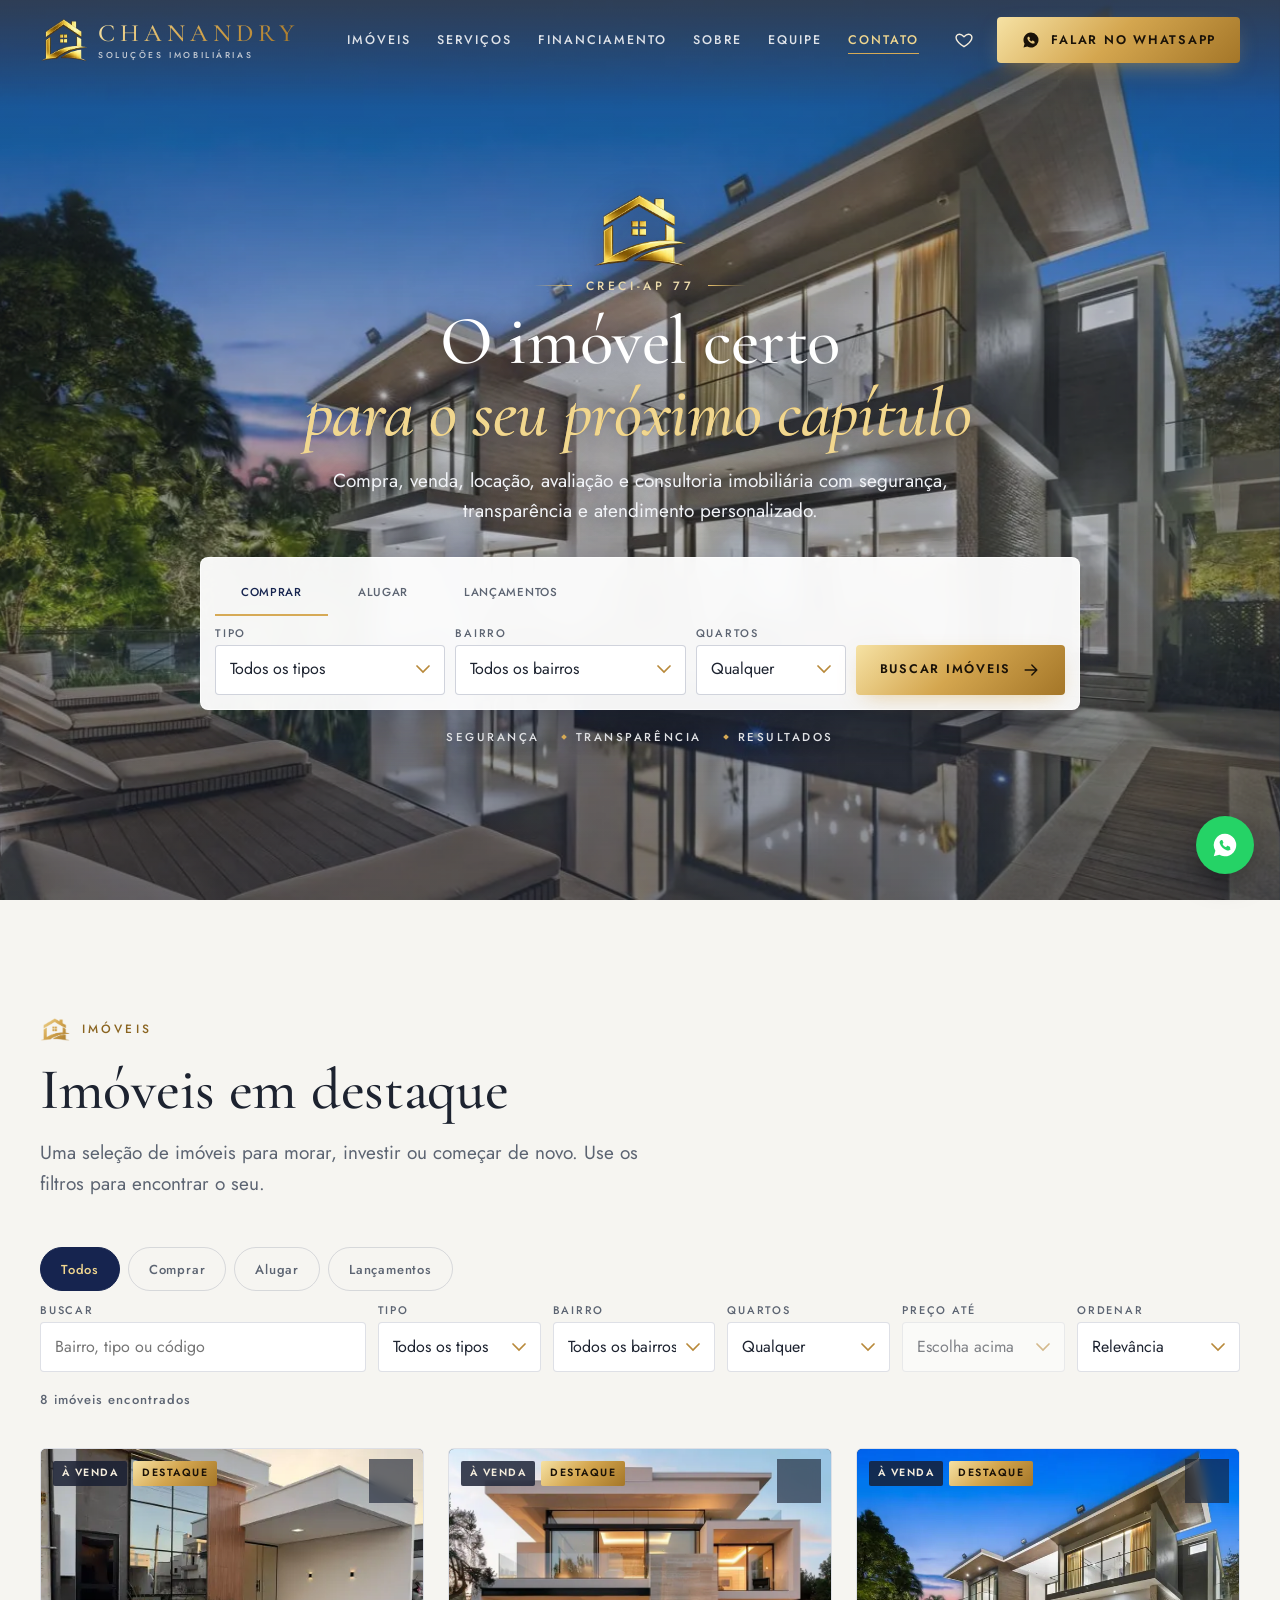
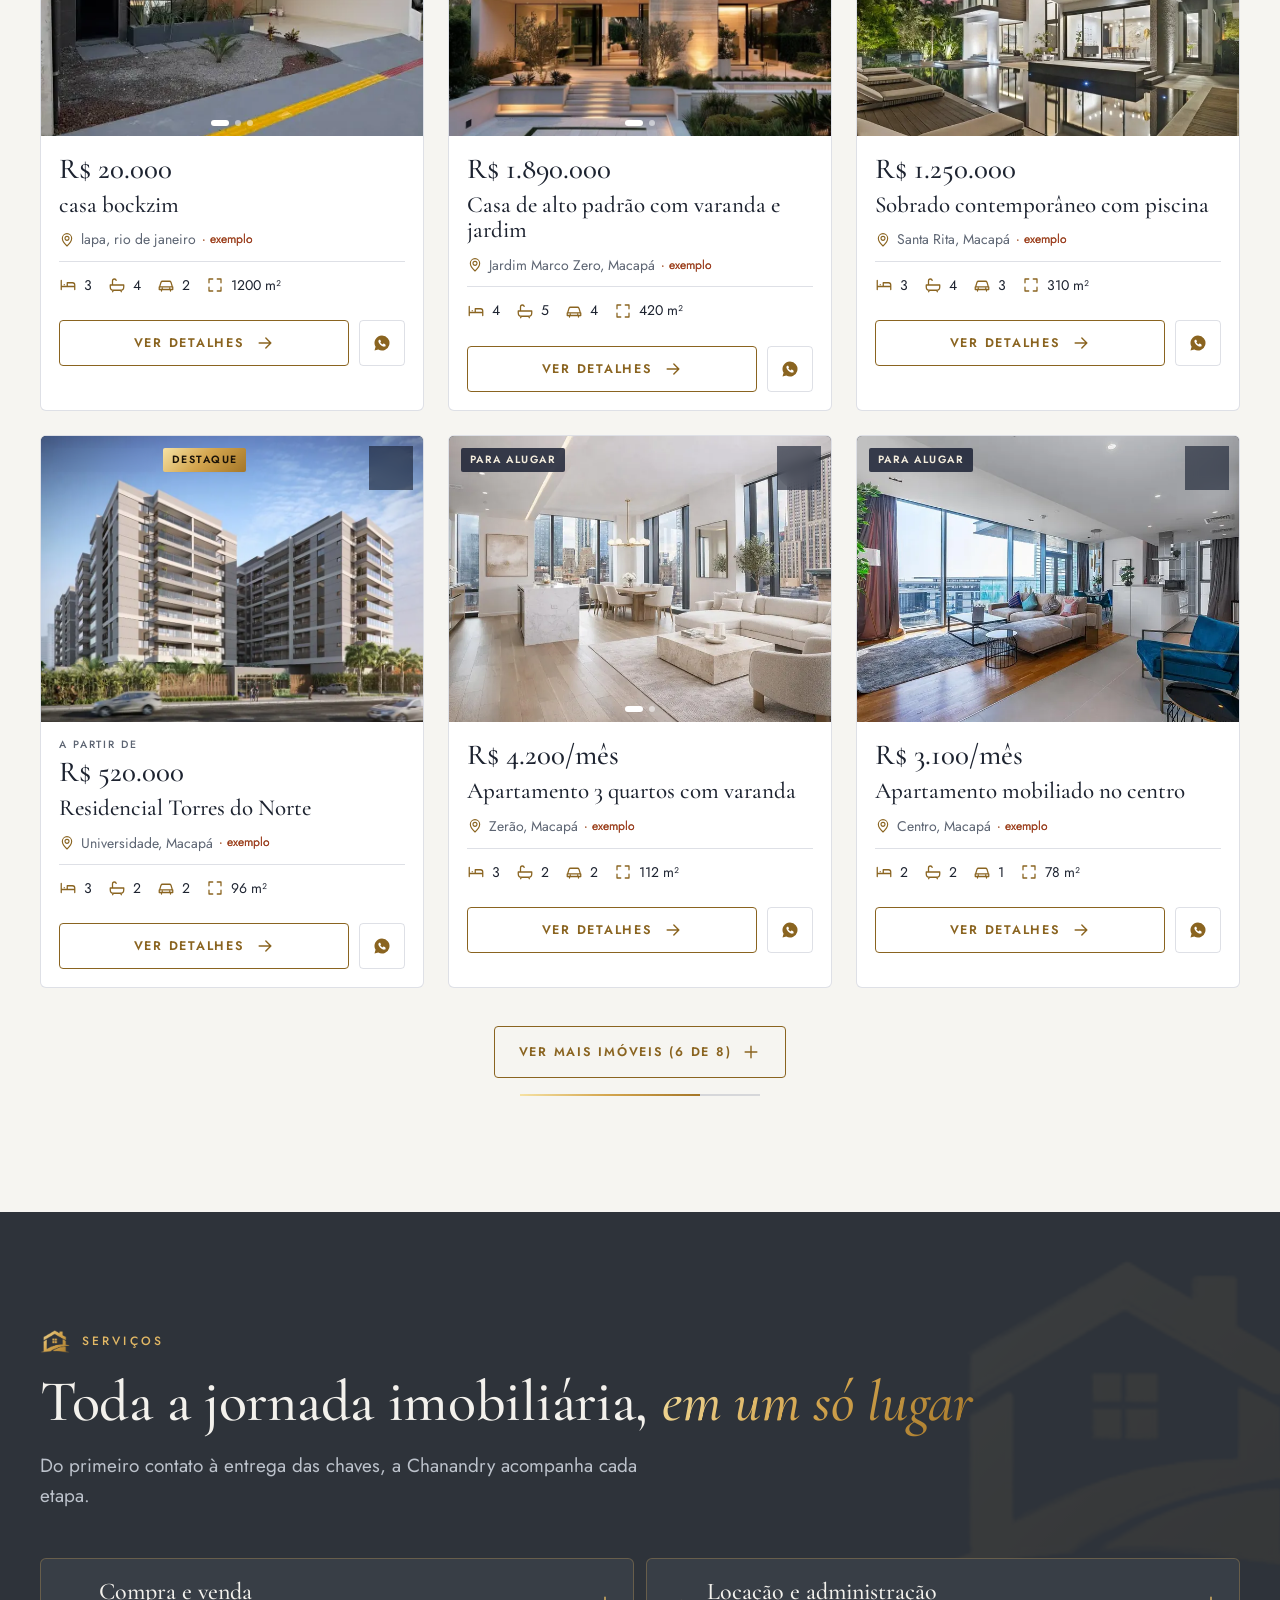
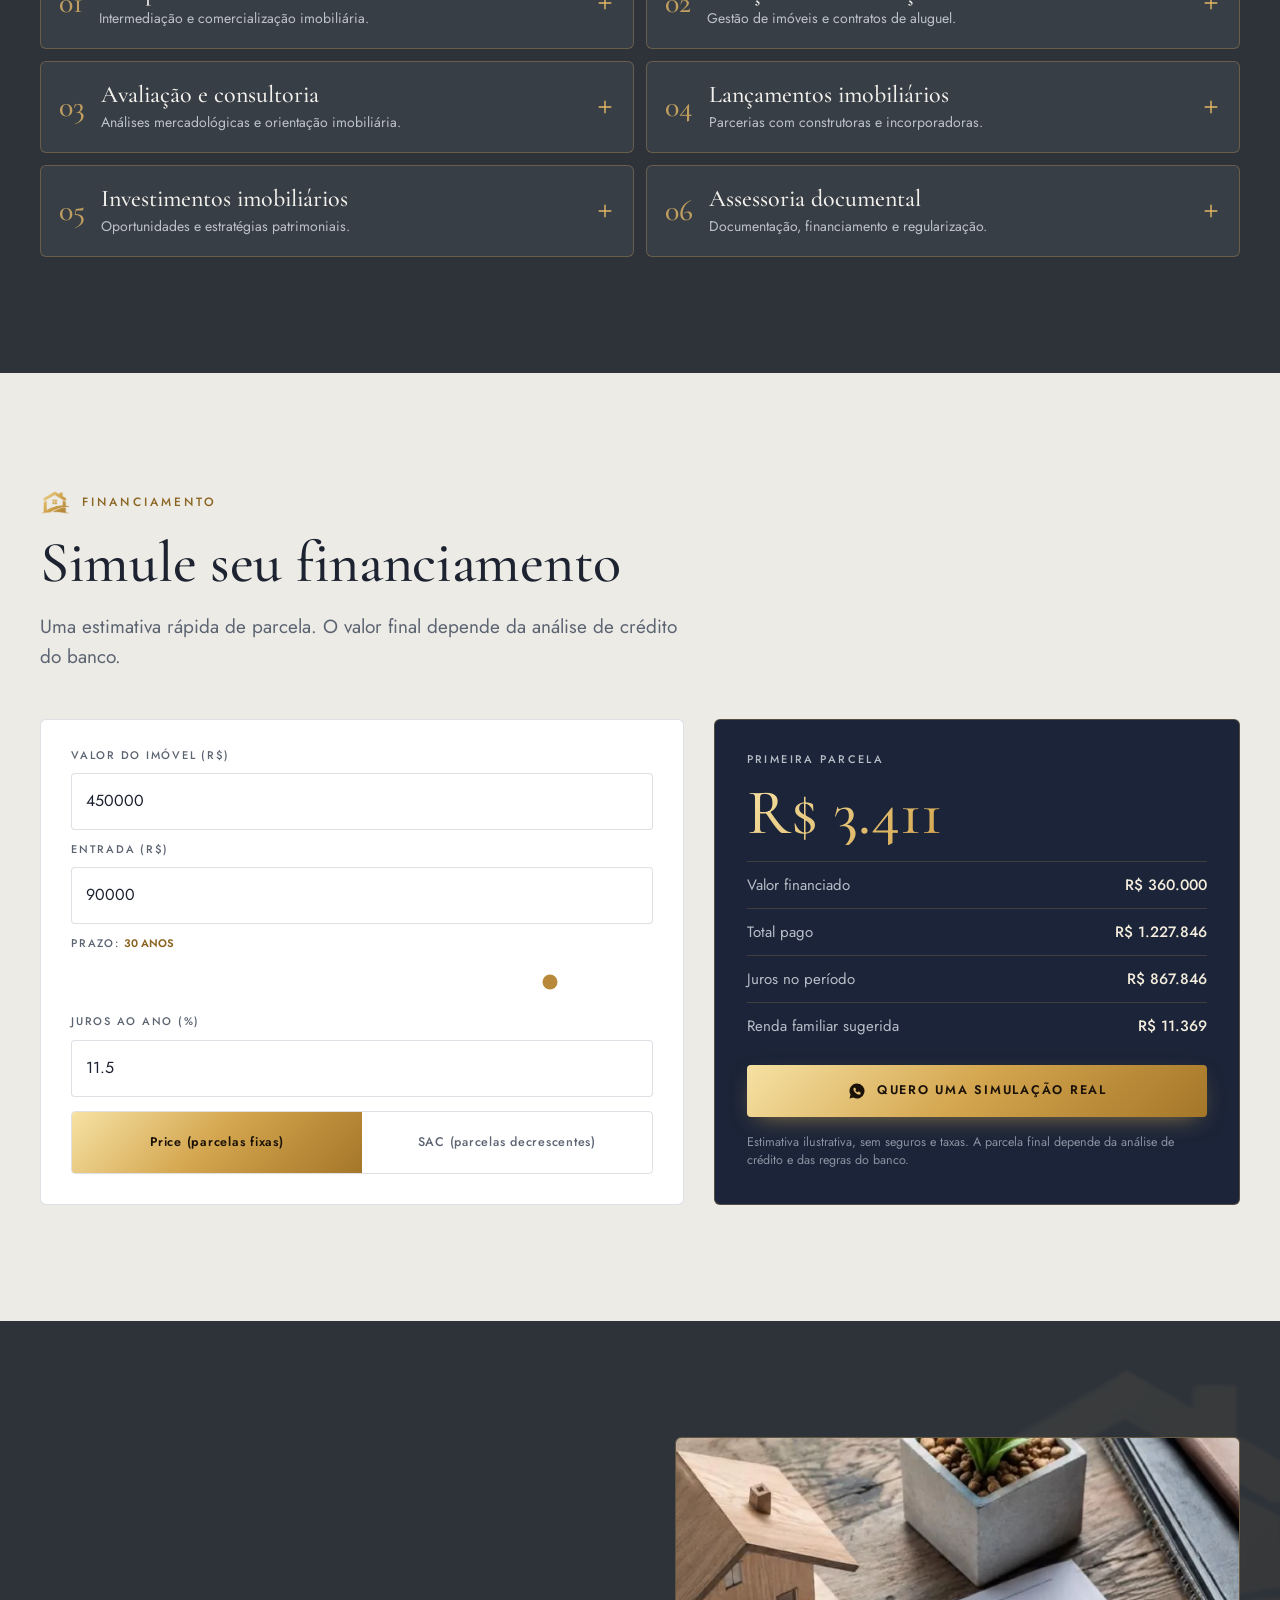
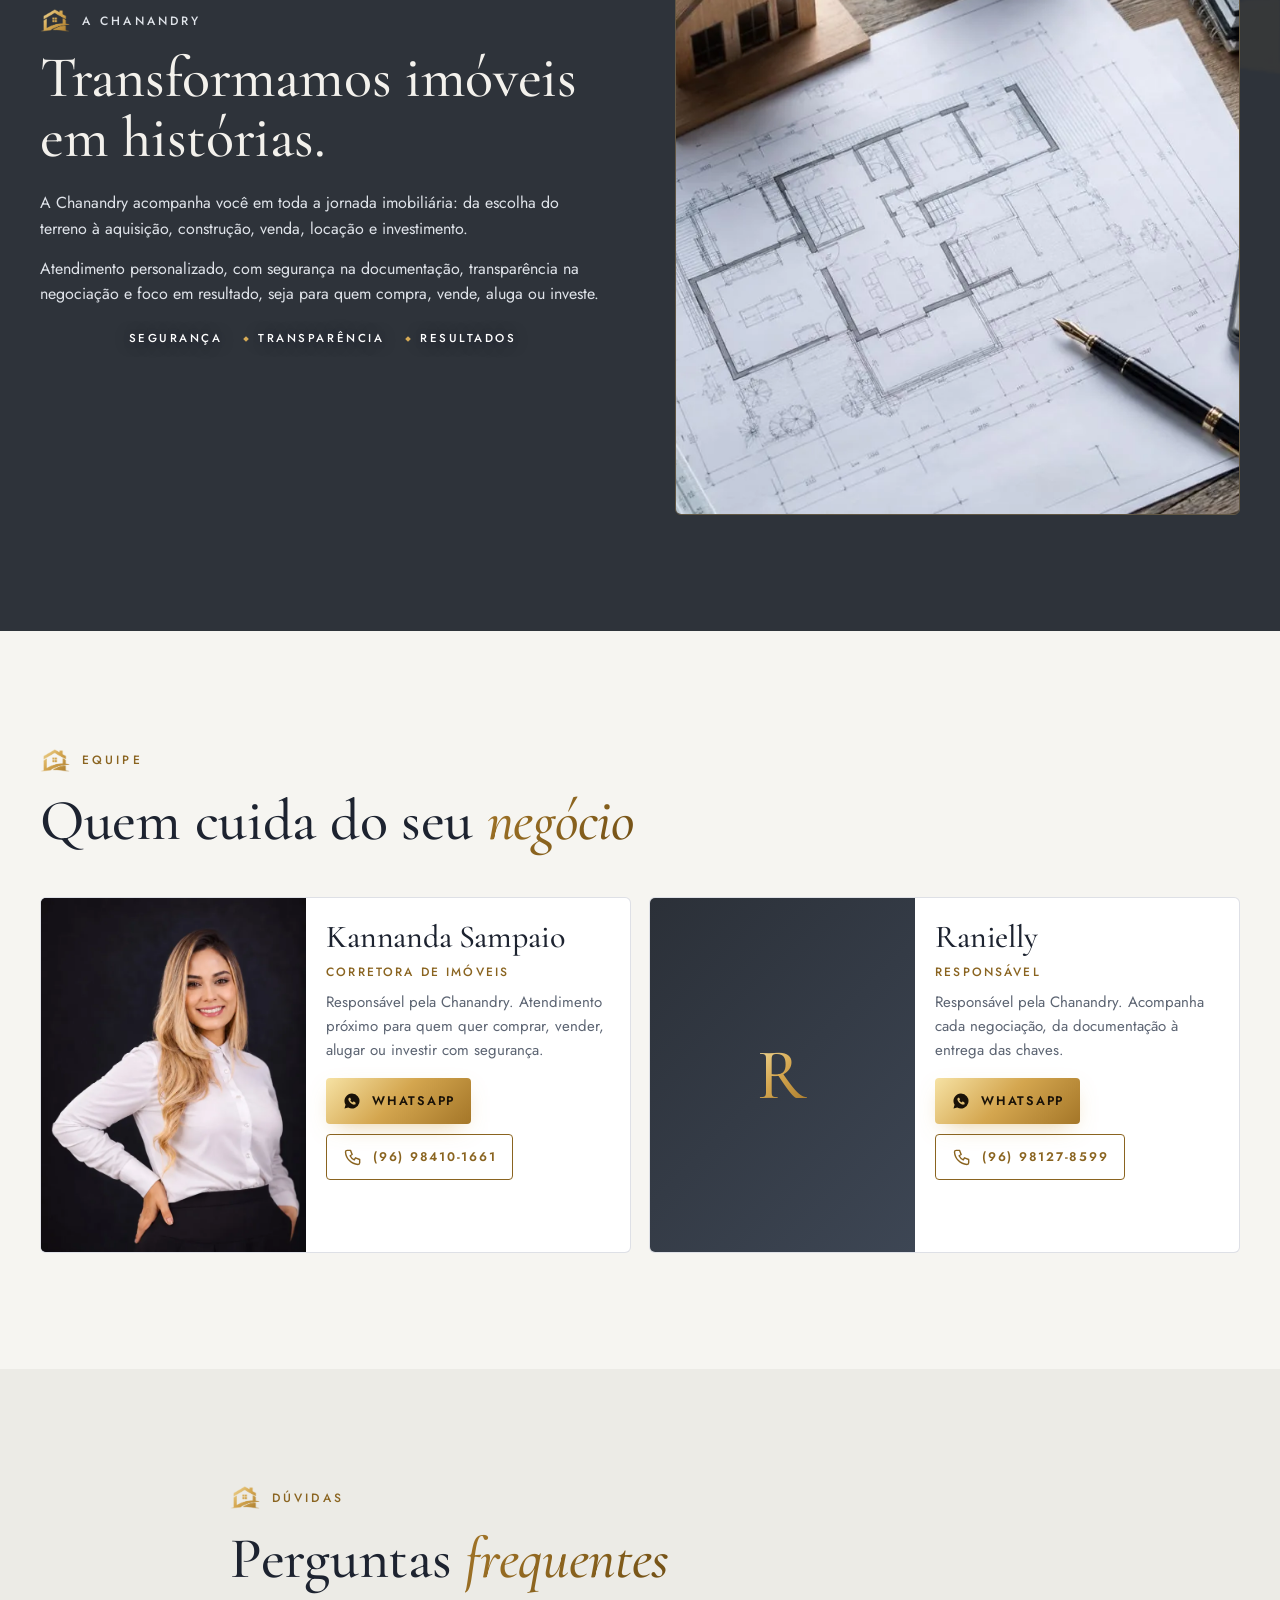
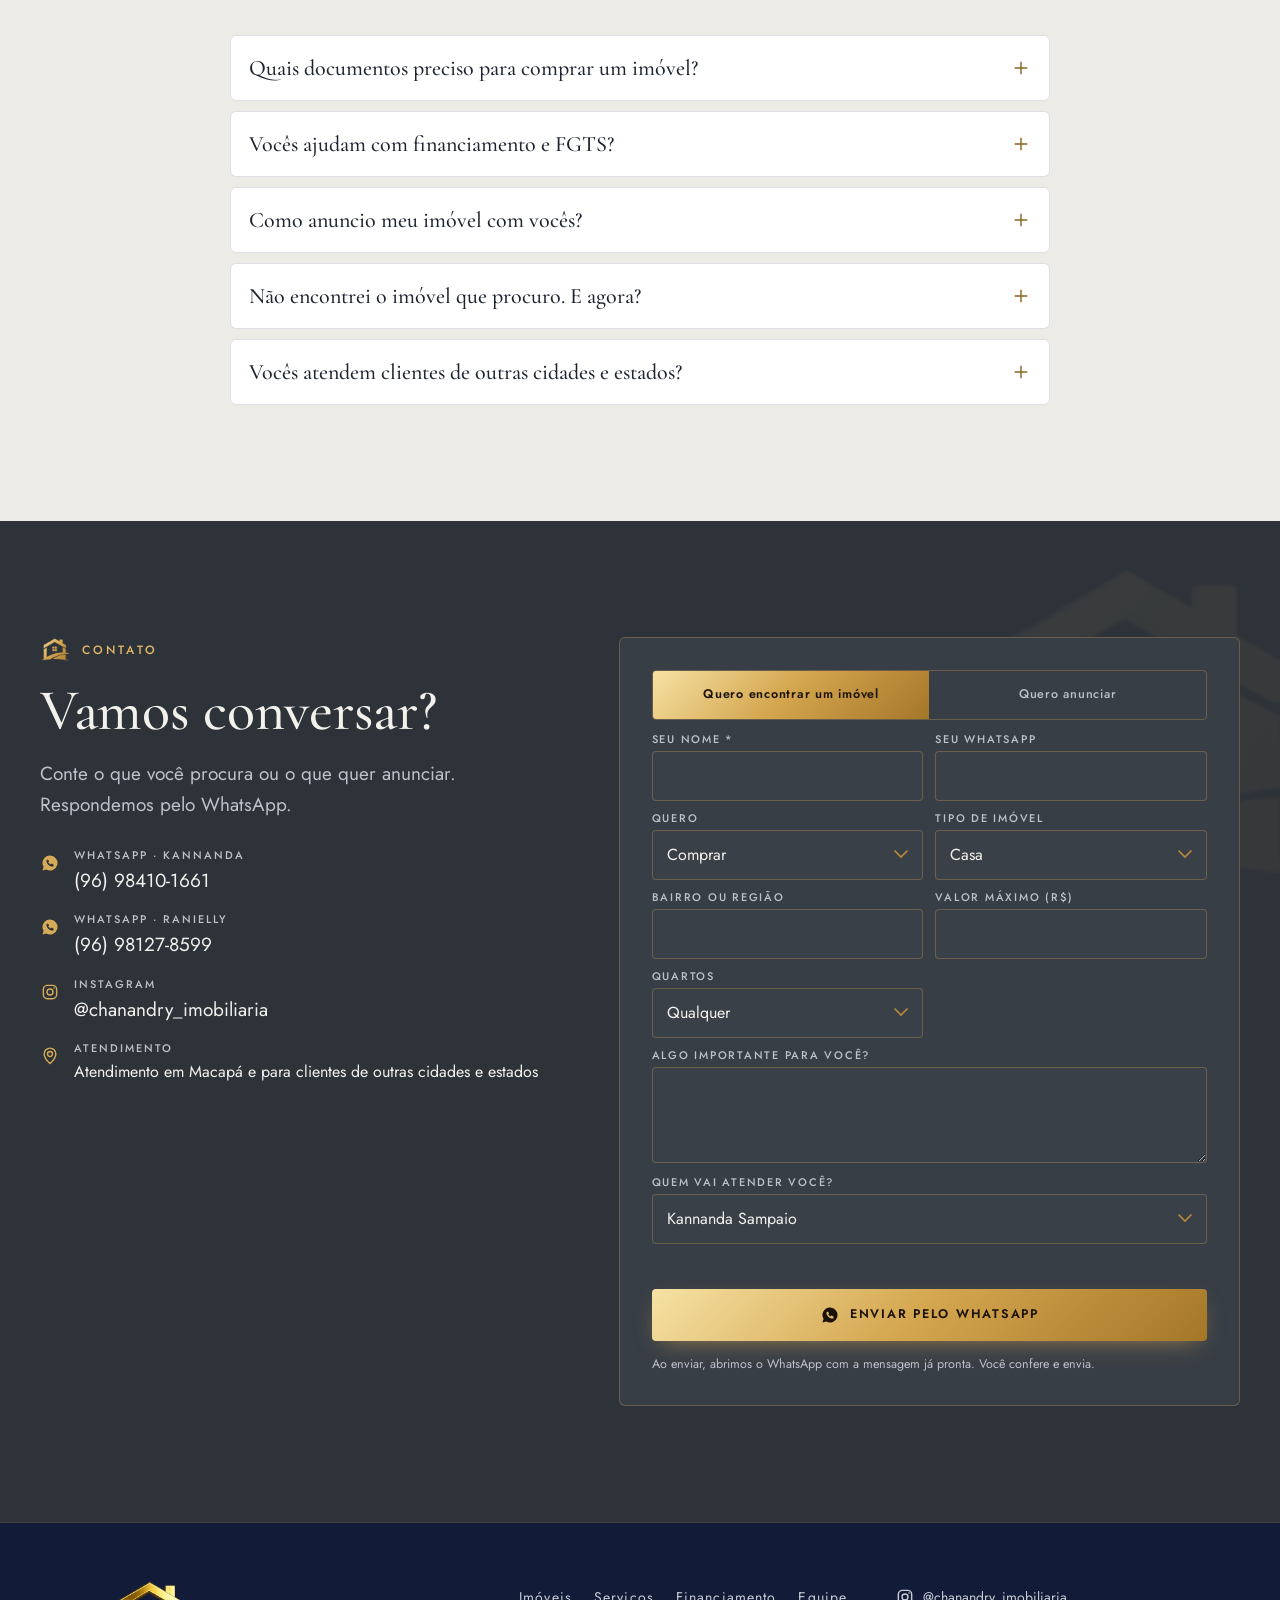
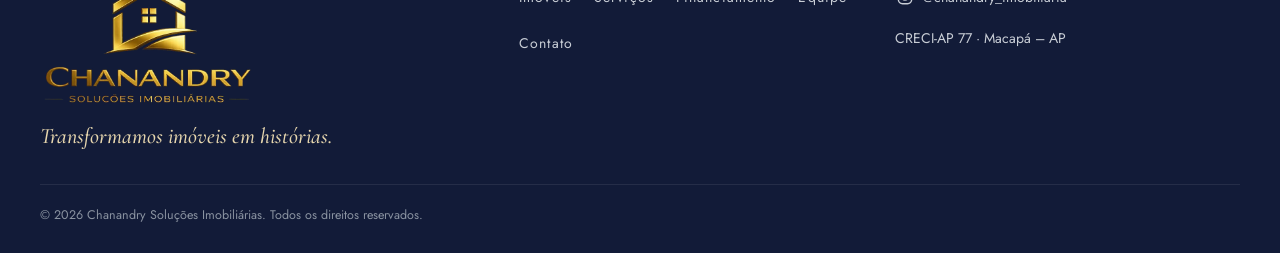
<file: index.html>
<!doctype html>
<html lang="pt-BR">
<head>
<meta charset="utf-8">
<meta name="viewport" content="width=device-width,initial-scale=1,viewport-fit=cover">
<title>Chanandry Soluções Imobiliárias | Compra, venda e locação em Macapá</title>
<meta name="description" content="Compra, venda e locação de imóveis em Macapá e região. Casas, apartamentos, terrenos e lançamentos, com segurança, transparência e atendimento personalizado.">
<meta name="theme-color" content="#16244f">
<meta property="og:type" content="website">
<meta property="og:title" content="Chanandry Soluções Imobiliárias">
<meta property="og:description" content="Seu próximo imóvel está aqui. Compra, venda e locação com as melhores oportunidades.">
<meta property="og:image" content="https://chanandryimobiliaria.com.br/assets/brand/og.jpg">
<meta property="og:url" content="https://chanandryimobiliaria.com.br/">
<meta name="twitter:card" content="summary_large_image">
<link rel="canonical" href="https://chanandryimobiliaria.com.br/">
<meta property="og:locale" content="pt_BR">
<link rel="icon" href="assets/brand/favicon.svg" type="image/svg+xml">
<link rel="apple-touch-icon" href="assets/brand/apple-touch-icon.png">
<link rel="manifest" href="manifest.webmanifest">
<link rel="preconnect" href="https://fonts.googleapis.com">
<link rel="preconnect" href="https://fonts.gstatic.com" crossorigin>
<link rel="stylesheet" href="https://fonts.googleapis.com/css2?family=Cormorant+Garamond:ital,wght@0,500;0,600;1,500;1,600&family=Jost:wght@400;500;600&display=swap">
<link rel="stylesheet" href="assets/css/style.css?v=1">
</head>
<body>
<svg width="0" height="0" style="position:absolute" aria-hidden="true" focusable="false">
  <defs>
    <linearGradient id="gg" x1="0" y1="0" x2="1" y2="1"><stop offset="0" stop-color="#f6e2a4"/><stop offset=".5" stop-color="#d4a64f"/><stop offset="1" stop-color="#9a6f25"/></linearGradient>
    <symbol id="i-bed" viewBox="0 0 24 24"><path d="M3 18V6M3 14h18v4M21 14v-2a3 3 0 0 0-3-3h-7v5M7 11.5h.01" fill="none" stroke="currentColor" stroke-width="1.7" stroke-linecap="round" stroke-linejoin="round"/></symbol>
    <symbol id="i-bath" viewBox="0 0 24 24"><path d="M3 12h18v2.5a4.5 4.5 0 0 1-4.5 4.5h-9A4.5 4.5 0 0 1 3 14.5V12ZM6 12V6.5A2.5 2.5 0 0 1 8.5 4c1.2 0 2.2.8 2.4 1.9M7 19l-.8 2M17 19l.8 2" fill="none" stroke="currentColor" stroke-width="1.7" stroke-linecap="round" stroke-linejoin="round"/></symbol>
    <symbol id="i-car" viewBox="0 0 24 24"><path d="M3.5 14.5 5.4 8.2A2 2 0 0 1 7.3 7h9.4a2 2 0 0 1 1.9 1.2l1.9 6.3M3 14.5h18V18H3zM6 18v2M18 18v2M7 16.3h.01M17 16.3h.01" fill="none" stroke="currentColor" stroke-width="1.7" stroke-linecap="round" stroke-linejoin="round"/></symbol>
    <symbol id="i-area" viewBox="0 0 24 24"><path d="M4 9V4h5M20 9V4h-5M4 15v5h5M20 15v5h-5" fill="none" stroke="currentColor" stroke-width="1.7" stroke-linecap="round" stroke-linejoin="round"/></symbol>
    <symbol id="i-heart" viewBox="0 0 24 24"><path d="M12 20s-7.5-4.6-9.2-9.3C1.7 7.6 3.6 5 6.6 5c1.9 0 3.5 1 5.4 3 1.9-2 3.5-3 5.4-3 3 0 4.9 2.6 3.8 5.7C19.5 15.4 12 20 12 20Z" stroke="currentColor" stroke-width="1.7" stroke-linejoin="round"/></symbol>
    <symbol id="i-wa" viewBox="0 0 24 24"><path d="M12 3a9 9 0 0 0-7.7 13.6L3 21l4.5-1.2A9 9 0 1 0 12 3Zm4.6 12.2c-.2.6-1.2 1.1-1.7 1.1-.4.1-1 .1-1.6-.1-1.7-.6-3.4-1.8-4.7-3.8-.6-.9-1-1.9-.9-2.8.1-.7.5-1.2 1-1.5.2-.1.4-.1.5-.1h.4c.1 0 .3 0 .4.3l.7 1.6c.1.2 0 .4-.1.5l-.4.5c-.1.1-.2.3-.1.4.4.8 1.5 1.9 2.4 2.3.2.1.4.1.5-.1l.7-.8c.1-.2.3-.2.5-.1l1.6.8c.2.1.3.2.3.3 0 .2 0 .6-.1 1Z" fill="currentColor"/></symbol>
    <symbol id="i-arrow" viewBox="0 0 24 24"><path d="M5 12h14M13 6l6 6-6 6" fill="none" stroke="currentColor" stroke-width="1.7" stroke-linecap="round" stroke-linejoin="round"/></symbol>
    <symbol id="i-chev" viewBox="0 0 24 24"><path d="m9 5 7 7-7 7" fill="none" stroke="currentColor" stroke-width="1.8" stroke-linecap="round" stroke-linejoin="round"/></symbol>
    <symbol id="i-plus" viewBox="0 0 24 24"><path d="M12 5v14M5 12h14" fill="none" stroke="currentColor" stroke-width="1.7" stroke-linecap="round"/></symbol>
    <symbol id="i-x" viewBox="0 0 24 24"><path d="M6 6l12 12M18 6 6 18" fill="none" stroke="currentColor" stroke-width="1.8" stroke-linecap="round"/></symbol>
    <symbol id="i-share" viewBox="0 0 24 24"><path d="M12 15V4M8 8l4-4 4 4M5 13v6h14v-6" fill="none" stroke="currentColor" stroke-width="1.7" stroke-linecap="round" stroke-linejoin="round"/></symbol>
    <symbol id="i-pin" viewBox="0 0 24 24"><path d="M12 21s7-6.2 7-11.5A7 7 0 0 0 5 9.5C5 14.8 12 21 12 21Zm0-8.5a3 3 0 1 0 0-6 3 3 0 0 0 0 6Z" fill="none" stroke="currentColor" stroke-width="1.7" stroke-linejoin="round"/></symbol>
    <symbol id="i-phone" viewBox="0 0 24 24"><path d="M5 4h4l2 5-2.5 1.5a11 11 0 0 0 5 5L15 13l5 2v4a2 2 0 0 1-2 2A16 16 0 0 1 3 6a2 2 0 0 1 2-2Z" fill="none" stroke="currentColor" stroke-width="1.7" stroke-linejoin="round"/></symbol>
    <symbol id="i-ig" viewBox="0 0 24 24"><rect x="4" y="4" width="16" height="16" rx="5" fill="none" stroke="currentColor" stroke-width="1.7"/><circle cx="12" cy="12" r="3.6" fill="none" stroke="currentColor" stroke-width="1.7"/><circle cx="16.8" cy="7.2" r="1" fill="currentColor"/></symbol>
    <symbol id="i-mail" viewBox="0 0 24 24"><path d="M4 6h16v12H4zM4 7l8 6 8-6" fill="none" stroke="currentColor" stroke-width="1.7" stroke-linejoin="round"/></symbol>
    <symbol id="i-menu" viewBox="0 0 24 24"><path d="M4 8h16M4 16h16" fill="none" stroke="currentColor" stroke-width="1.8" stroke-linecap="round"/></symbol>
    <symbol id="i-home" viewBox="0 0 24 24"><path d="M3 11 12 4l9 7M5 10v10h14V10" fill="none" stroke="currentColor" stroke-width="1.7" stroke-linecap="round" stroke-linejoin="round"/></symbol>
  </defs>
</svg>

<div class="pv" id="pv" hidden>Pré-visualização: estas alterações ainda não estão publicadas. <a href="admin.html">Voltar ao painel</a></div>

<a class="skip" href="#imoveis">Pular para os imóveis</a>

<header class="hdr" id="hdr">
  <div class="wrap hdr-in">
    <a class="logo" id="logo" href="#topo" aria-label="Chanandry Soluções Imobiliárias, início"></a>
    <nav class="nav" id="nav" aria-label="Principal">
      <a href="#imoveis">Imóveis</a><a href="#servicos">Serviços</a><a href="#financiar">Financiamento</a><a href="#sobre">Sobre</a><a href="#equipe">Equipe</a><a href="#contato">Contato</a>
    </nav>
    <button class="ibtn" id="favBtn" type="button" aria-label="Meus favoritos"><svg class="ico"><use href="#i-heart"/></svg><span class="fav-n" id="favN" hidden>0</span></button>
    <a class="btn btn-gold hdr-cta" id="hdrWa" href="#contato" target="_blank" rel="noopener"><svg class="ico"><use href="#i-wa"/></svg><span>Falar no WhatsApp</span></a>
    <button class="ibtn menu-btn" id="menuBtn" type="button" aria-label="Abrir menu" aria-expanded="false" aria-controls="drawer"><svg class="ico"><use href="#i-menu"/></svg></button>
  </div>
</header>

<div class="drawer" id="drawer" aria-hidden="true">
  <nav aria-label="Menu">
    <a href="#imoveis">Imóveis</a><a href="#servicos">Serviços</a><a href="#financiar">Financiamento</a><a href="#sobre">Sobre</a><a href="#equipe">Equipe</a><a href="#faq">Dúvidas</a><a href="#contato">Contato</a>
  </nav>
  <div class="drawer-foot" id="drawerFoot"></div>
</div>

<main>
<section class="hero dk" id="topo">
  <img class="hero-bg" id="heroImg" alt="" fetchpriority="high" decoding="async">
  <div class="wrap hero-in">
    <div class="hero-brand" id="heroBrand"></div>
    <h1 id="heroT"></h1>
    <p class="lead" id="heroSub"></p>
    <form class="hs" id="heroForm" aria-label="Buscar imóveis">
      <div class="hs-tabs" role="tablist" aria-label="Finalidade" id="hsTabs">
        <button type="button" role="tab" data-fin="venda" aria-selected="true">Comprar</button>
        <button type="button" role="tab" data-fin="aluguel" aria-selected="false">Alugar</button>
        <button type="button" role="tab" data-fin="lancamento" aria-selected="false">Lançamentos</button>
      </div>
      <div class="hs-row">
        <label class="f"><span>Tipo</span><select id="hsTipo"></select></label>
        <label class="f"><span>Bairro</span><select id="hsBairro"></select></label>
        <label class="f"><span>Quartos</span><select id="hsQuartos"><option value="0">Qualquer</option><option value="1">1+</option><option value="2">2+</option><option value="3">3+</option><option value="4">4+</option></select></label>
        <button class="btn btn-gold hs-go" type="submit"><span>Buscar imóveis</span><svg class="ico"><use href="#i-arrow"/></svg></button>
      </div>
    </form>
    <ul class="trust" id="trust"></ul>
  </div>
</section>

<section class="sec lt" id="imoveis" aria-labelledby="t-im">
  <div class="wrap">
    <div class="sec-h">
      <p class="eyebrow" id="imEy">Imóveis</p>
      <h2 id="t-im"></h2>
      <p class="lead" id="imSub"></p>
    </div>
    <div class="flt" id="filters">
      <div class="chips" id="finChips" role="group" aria-label="Finalidade">
        <button type="button" class="chip" data-fin="todos" aria-pressed="true">Todos</button>
        <button type="button" class="chip" data-fin="venda" aria-pressed="false">Comprar</button>
        <button type="button" class="chip" data-fin="aluguel" aria-pressed="false">Alugar</button>
        <button type="button" class="chip" data-fin="lancamento" aria-pressed="false">Lançamentos</button>
      </div>
      <div class="flt-grid">
        <label class="f f-q"><span>Buscar</span><input id="fq" type="search" placeholder="Bairro, tipo ou código" autocomplete="off"></label>
        <label class="f"><span>Tipo</span><select id="fTipo"></select></label>
        <label class="f"><span>Bairro</span><select id="fBairro"></select></label>
        <label class="f"><span>Quartos</span><select id="fQuartos"><option value="0">Qualquer</option><option value="1">1+</option><option value="2">2+</option><option value="3">3+</option><option value="4">4+</option></select></label>
        <label class="f"><span>Preço até</span><select id="fMax"></select></label>
        <label class="f"><span>Ordenar</span><select id="fOrd"><option value="rel">Relevância</option><option value="novos">Mais recentes</option><option value="menor">Menor preço</option><option value="maior">Maior preço</option><option value="area">Maior área</option></select></label>
      </div>
      <div class="flt-bar"><p class="count" id="count" aria-live="polite"></p><button type="button" class="link" id="fClear" hidden>Limpar filtros</button></div>
    </div>
    <div class="grid" id="grid"></div>
    <div class="empty" id="empty" hidden>
      <h3>Nenhum imóvel com esses filtros</h3>
      <p>Que tal pedir uma busca sob encomenda? Você conta o perfil e o orçamento e a gente procura para você.</p>
      <a class="btn btn-gold" href="#contato" data-form="busca"><span>Pedir busca sob encomenda</span><svg class="ico"><use href="#i-arrow"/></svg></a>
    </div>
    <div class="more" id="more" hidden>
      <button class="btn btn-line" type="button" id="moreBtn"><span>Ver mais imóveis</span><svg class="ico"><use href="#i-plus"/></svg></button>
      <div class="more-bar" aria-hidden="true"><i id="moreBar"></i></div>
    </div>
  </div>
</section>

<section class="sec dk" id="servicos" aria-labelledby="t-sv">
  <div class="wrap">
    <div class="sec-h"><p class="eyebrow">Serviços</p><h2 id="t-sv">Toda a jornada imobiliária, <em>em um só lugar</em></h2><p class="lead">Do primeiro contato à entrega das chaves, a Chanandry acompanha cada etapa.</p></div>
    <div class="svc" id="svc"></div>
  </div>
</section>

<section class="sec lt alt" id="financiar" aria-labelledby="t-fin">
  <div class="wrap fin">
    <div class="sec-h"><p class="eyebrow">Financiamento</p><h2 id="t-fin"></h2><p class="lead" id="finSub"></p></div>
    <form class="calc" id="calc" onsubmit="return false">
      <div class="calc-in">
        <label class="f"><span>Valor do imóvel (R$)</span><input id="cValor" type="number" inputmode="numeric" min="0" step="1000" value="450000"></label>
        <label class="f"><span>Entrada (R$)</span><input id="cEntrada" type="number" inputmode="numeric" min="0" step="1000" value="90000"></label>
        <label class="f"><span>Prazo: <b id="cPrazoV">30 anos</b></span><input id="cPrazo" type="range" min="5" max="35" step="1" value="30"></label>
        <label class="f"><span>Juros ao ano (%)</span><input id="cTaxa" type="number" inputmode="decimal" min="1" max="30" step="0.1" value="11.5"></label>
        <div class="seg" role="group" aria-label="Sistema de amortização"><button type="button" data-s="price" aria-pressed="true">Price (parcelas fixas)</button><button type="button" data-s="sac" aria-pressed="false">SAC (parcelas decrescentes)</button></div>
      </div>
      <div class="calc-out" aria-live="polite">
        <p class="k">Primeira parcela</p>
        <p class="big" id="rParcela">R$ 0</p>
        <dl>
          <div><dt>Valor financiado</dt><dd id="rFin">R$ 0</dd></div>
          <div id="rUltW"><dt>Última parcela</dt><dd id="rUlt">R$ 0</dd></div>
          <div><dt>Total pago</dt><dd id="rTotal">R$ 0</dd></div>
          <div><dt>Juros no período</dt><dd id="rJuros">R$ 0</dd></div>
          <div><dt>Renda familiar sugerida</dt><dd id="rRenda">R$ 0</dd></div>
        </dl>
        <a class="btn btn-gold" id="cWa" href="#contato" target="_blank" rel="noopener"><svg class="ico"><use href="#i-wa"/></svg><span>Quero uma simulação real</span></a>
        <p class="note">Estimativa ilustrativa, sem seguros e taxas. A parcela final depende da análise de crédito e das regras do banco.</p>
      </div>
    </form>
  </div>
</section>

<section class="sec dk" id="sobre" aria-labelledby="t-sb">
  <div class="wrap about">
    <div class="about-t">
      <p class="eyebrow" id="sbEy"></p>
      <h2 id="t-sb"></h2>
      <div id="sbTxt"></div>
      <ul class="trust trust-b" id="trust2"></ul>
    </div>
    <figure class="about-f"><img id="sbImg" alt="" loading="lazy" decoding="async"></figure>
  </div>
</section>

<section class="sec lt" id="equipe" aria-labelledby="t-eq">
  <div class="wrap">
    <div class="sec-h"><p class="eyebrow">Equipe</p><h2 id="t-eq">Quem cuida do seu <em>negócio</em></h2></div>
    <div class="team" id="team"></div>
  </div>
</section>

<section class="sec lt alt" id="faq" aria-labelledby="t-fq">
  <div class="wrap narrow">
    <div class="sec-h"><p class="eyebrow">Dúvidas</p><h2 id="t-fq">Perguntas <em>frequentes</em></h2></div>
    <div class="faq" id="faqList"></div>
  </div>
</section>

<section class="sec dk" id="contato" aria-labelledby="t-ct">
  <div class="wrap ct">
    <div class="ct-t">
      <p class="eyebrow">Contato</p>
      <h2 id="t-ct"></h2>
      <p class="lead" id="ctSub"></p>
      <ul class="ct-list" id="ctList"></ul>
    </div>
    <form class="form" id="form" novalidate>
      <div class="seg" id="formTabs" role="tablist" aria-label="Tipo de contato">
        <button type="button" role="tab" data-k="busca" aria-selected="true">Quero encontrar um imóvel</button>
        <button type="button" role="tab" data-k="anuncio" aria-selected="false">Quero anunciar</button>
      </div>
      <div class="fields" id="fields"></div>
      <label class="f"><span>Quem vai atender você?</span><select id="fCorr"></select></label>
      <p class="err" id="ferr" role="alert"></p>
      <button class="btn btn-gold" type="submit"><svg class="ico"><use href="#i-wa"/></svg><span>Enviar pelo WhatsApp</span></button>
      <p class="note">Ao enviar, abrimos o WhatsApp com a mensagem já pronta. Você confere e envia.</p>
    </form>
  </div>
</section>
</main>

<footer class="ft dk" id="footer"></footer>

<dialog class="dlg" id="dlg" aria-label="Detalhes do imóvel"></dialog>
<dialog class="dlg side" id="favDlg" aria-label="Meus favoritos"></dialog>

<div class="fab" id="fab">
  <div class="fab-p" id="fabP" hidden></div>
  <button class="fab-b" id="fabB" type="button" aria-label="Falar no WhatsApp" aria-expanded="false"><svg class="ico"><use href="#i-wa"/></svg></button>
</div>
<div class="toast" id="toast" role="status" aria-live="polite"></div>

<noscript><p style="padding:24px;text-align:center">Ative o JavaScript para ver os imóveis. Fale com a gente pelo Instagram @chanandry_imobiliaria.</p></noscript>

<script src="assets/js/data.js?v=1"></script>
<script src="assets/js/core.js?v=1"></script>
<script src="assets/js/site.js?v=1"></script>
</body>
</html>
</file>
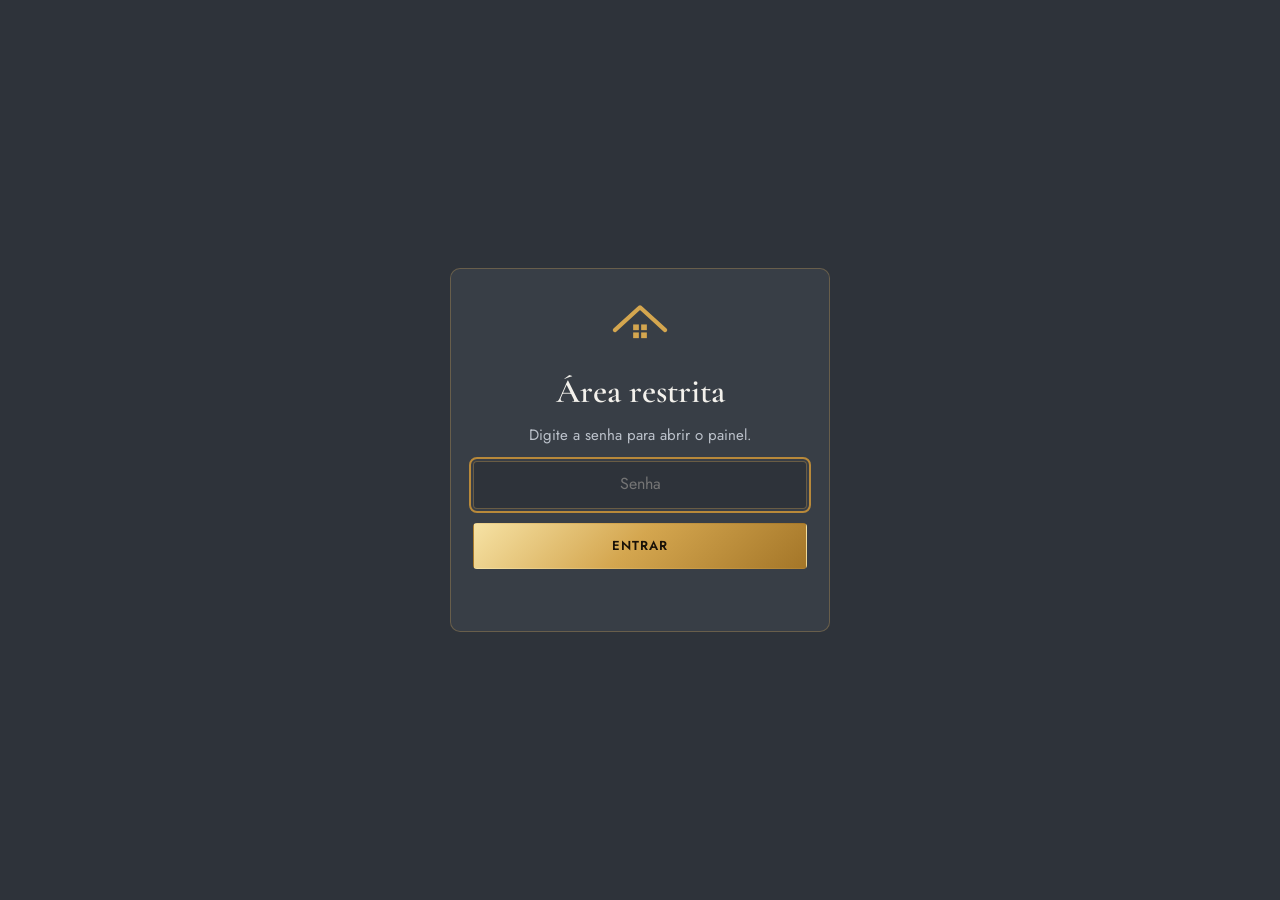
<file: admin.html>
<!doctype html>
<html lang="pt-BR">
<head>
<meta charset="utf-8">
<meta name="viewport" content="width=device-width,initial-scale=1,viewport-fit=cover">
<meta name="robots" content="noindex,nofollow">
<meta name="theme-color" content="#1b140c">
<title>Painel · Chanandry Imobiliária</title>
<link rel="icon" href="assets/brand/favicon.svg" type="image/svg+xml">
<link rel="preconnect" href="https://fonts.googleapis.com">
<link rel="preconnect" href="https://fonts.gstatic.com" crossorigin>
<link rel="stylesheet" href="https://fonts.googleapis.com/css2?family=Cormorant+Garamond:wght@500;600&family=Jost:wght@400;500;600&display=swap">
<script>document.documentElement.className="lock"</script>
<link rel="stylesheet" href="assets/css/admin.css?v=2">
</head>
<body>
<header class="top">
  <div class="top-in">
    <a class="brand" href="admin.html"><svg viewBox="0 0 56 52" aria-hidden="true"><defs><linearGradient id="ag" x1="0" y1="0" x2="1" y2="1"><stop offset="0" stop-color="#f6e2a4"/><stop offset=".5" stop-color="#d4a64f"/><stop offset="1" stop-color="#9a6f25"/></linearGradient></defs><path d="M6 27 28 7l22 20" fill="none" stroke="url(#ag)" stroke-width="3.6" stroke-linejoin="round" stroke-linecap="round"/><g fill="url(#ag)"><rect x="22" y="22" width="5" height="5"/><rect x="29" y="22" width="5" height="5"/><rect x="22" y="29" width="5" height="5"/><rect x="29" y="29" width="5" height="5"/></g><path d="M8 40c12 6 30 6 42-4" fill="none" stroke="url(#ag)" stroke-width="3.2" stroke-linecap="round"/></svg><span><b>Painel</b><small>Chanandry Imobiliária</small></span></a>
    <span class="chip-st" id="st" role="status"></span>
    <a class="b b-line" href="index.html?preview" target="_blank" rel="noopener" id="btnPrev">Ver prévia</a>
    <button class="b b-gold" type="button" id="btnPub">Publicar</button>
  </div>
  <nav class="tabs" id="tabs" role="tablist" aria-label="Seções do painel">
    <button role="tab" data-t="imoveis" aria-selected="true">Imóveis</button>
    <button role="tab" data-t="textos" aria-selected="false">Textos e contatos</button>
    <button role="tab" data-t="equipe" aria-selected="false">Equipe</button>
    <button role="tab" data-t="servicos" aria-selected="false">Serviços e dúvidas</button>
    <button role="tab" data-t="publicar" aria-selected="false">Publicar</button>
  </nav>
</header>

<main class="main" id="view"></main>

<dialog class="ed" id="ed" aria-label="Editar imóvel"></dialog>
<dialog class="cf" id="cf"></dialog>
<div class="toast" id="toast" role="status" aria-live="polite"></div>

<script src="assets/js/data.js?v=1"></script>
<script src="assets/js/core.js?v=1"></script>
<script src="assets/js/ui.js?v=2"></script>
<script src="assets/js/admin.js?v=2"></script>
</body>
</html>
</file>
<file: assets/css/style.css>
/* Chanandry Soluções Imobiliárias — site público (mobile-first) */
:root{
  --bg:#121b38;--gold:#d6aa56;--gold-2:#f1d78f;--gold-3:#9b6f26;
  --grad:linear-gradient(135deg,#f6e2a4 0%,#d4a64f 48%,#a47628 100%);
  --navy:#16244f;--wa:#25d366;
  --serif:"Cormorant Garamond","Cormorant",Georgia,"Times New Roman",serif;
  --sans:"Jost",system-ui,-apple-system,"Segoe UI",Roboto,Arial,sans-serif;
  --ease:cubic-bezier(.2,.7,.2,1);--r:4px;
  --hdr:64px;
}
.dk{--s-bg:#2e333a;--s-fg:#f3f1ec;--s-mut:#bcc2cb;--s-ln:rgba(214,170,86,.3);--s-card:#383e46;--s-acc:#e2b865;--s-field:#3a4048}
.lt{--s-bg:#f6f5f1;--s-fg:#1d2330;--s-mut:#5c6472;--s-ln:rgba(22,36,79,.14);--s-card:#ffffff;--s-acc:#8a6420;--s-field:#ffffff}
.lt.alt{--s-bg:#ecebe6}
*{box-sizing:border-box;margin:0;padding:0}
html{scroll-behavior:smooth;scroll-padding-top:var(--hdr);-webkit-text-size-adjust:100%}
@media (prefers-reduced-motion:reduce){html{scroll-behavior:auto}*,*::before,*::after{animation:none!important;transition:none!important}}
body{font:400 16px/1.6 var(--sans);background:var(--bg);color:#f4eddd;overflow-x:clip;-webkit-font-smoothing:antialiased}
body.lock,body:has(dialog[open]){overflow:hidden}
img{display:block;max-width:100%}
a{color:inherit}
button{font:inherit;color:inherit;background:none;border:0;cursor:pointer}
ul{list-style:none}
:focus-visible{outline:2px solid var(--gold);outline-offset:3px}
.ico{width:20px;height:20px;flex:none;fill:none}
.skip{position:absolute;left:-999px;top:8px;background:#fff;color:#000;padding:10px 14px;z-index:99}
.skip:focus{left:8px}
.wrap{width:min(1200px,100% - 40px);margin-inline:auto}
.narrow{max-width:820px}

/* ---------- tipografia ---------- */
h1,h2,h3{font-family:var(--serif);font-weight:500;line-height:1.04;letter-spacing:-.005em}
h1{font-size:clamp(38px,10vw,92px)}
h2{font-size:clamp(34px,8.6vw,58px)}
em{font-style:italic;background:var(--grad);-webkit-background-clip:text;background-clip:text;color:transparent;padding-right:.06em}
.lt em{background:linear-gradient(135deg,#a47628,#86601d 60%,#6d4c14);-webkit-background-clip:text;background-clip:text}
.eyebrow{display:flex;align-items:center;gap:12px;font:500 12px/1 var(--sans);letter-spacing:.26em;text-transform:uppercase;color:var(--s-acc,var(--gold));margin-bottom:18px}
.eyebrow::before{content:"";width:30px;height:26px;background:var(--grad);-webkit-mask:var(--icone) center/contain no-repeat;mask:var(--icone) center/contain no-repeat}
.lead{font-size:clamp(16px,4.2vw,19px);color:var(--s-mut,#c9ced6);max-width:58ch;margin-top:18px}
.note{font-size:12.5px;color:var(--s-mut);line-height:1.5}

/* ---------- botões e campos ---------- */
.btn{display:inline-flex;align-items:center;justify-content:center;gap:10px;min-height:52px;padding:0 24px;border-radius:var(--r);font:600 12.5px/1 var(--sans);letter-spacing:.14em;text-transform:uppercase;text-decoration:none;transition:transform .25s var(--ease),box-shadow .25s,background .25s,color .25s;white-space:nowrap}
.btn.sm{min-height:46px;padding:0 16px}
.btn-gold{background:var(--grad);color:#1a1208;box-shadow:0 8px 24px -10px rgba(214,170,86,.7)}
.btn-gold:hover{transform:translateY(-2px);box-shadow:0 14px 30px -10px rgba(214,170,86,.85)}
.btn-line{border:1px solid var(--s-acc,var(--gold));color:var(--s-acc,var(--gold))}
.btn-line:hover{background:var(--s-acc,var(--gold));color:#150f08}
.btn-wa{border:1px solid var(--s-ln);color:var(--s-acc);padding:0;width:46px;min-width:46px}
.btn-wa:hover{background:var(--grad);color:#150f08;border-color:transparent}
.ibtn{width:46px;height:46px;display:grid;place-items:center;border-radius:50%;position:relative;color:inherit}
.fav-n{position:absolute;top:2px;right:0;min-width:18px;height:18px;border-radius:9px;background:var(--grad);color:#1a1208;font:600 11px/18px var(--sans);text-align:center;padding:0 4px}
.f{display:grid;gap:6px;min-width:0}
.f>span{font:500 11px/1 var(--sans);letter-spacing:.16em;text-transform:uppercase;color:var(--s-mut)}
.f input,.f select,.f textarea{width:100%;min-height:50px;padding:0 14px;border:1px solid var(--s-ln);border-radius:var(--r);background:var(--s-field);color:var(--s-fg);font:400 16px/1.3 var(--sans);appearance:none;-webkit-appearance:none}
.f textarea{padding:12px 14px;min-height:96px;resize:vertical}
.f select{background-image:url("data:image/svg+xml,%3Csvg xmlns='http://www.w3.org/2000/svg' width='14' height='9' viewBox='0 0 14 9'%3E%3Cpath d='m1 1 6 6 6-6' fill='none' stroke='%23b8893a' stroke-width='1.7' stroke-linecap='round'/%3E%3C/svg%3E");background-repeat:no-repeat;background-position:right 14px center;padding-right:38px}
.f select:disabled{opacity:.55}
.f input:focus,.f select:focus,.f textarea:focus{outline:2px solid var(--gold);outline-offset:1px;border-color:transparent}
.f input[type=range]{padding:0;min-height:34px;accent-color:#b8893a;background:transparent;border:0}
.seg{display:grid;grid-template-columns:1fr 1fr;border:1px solid var(--s-ln);border-radius:var(--r);overflow:hidden}
.seg button{min-height:48px;padding:8px 10px;font:500 12.5px/1.25 var(--sans);letter-spacing:.06em;color:var(--s-mut);transition:background .25s,color .25s}
.seg button[aria-pressed=true],.seg button[aria-selected=true]{background:var(--grad);color:#1a1208;font-weight:600}
.link{font:500 13px/1 var(--sans);color:var(--s-acc);text-decoration:underline;text-underline-offset:4px;min-height:44px}
.err{min-height:1.2em;color:#e9826e;font-size:14px}
.lt .err{color:#a33a24}

/* ---------- banner de pré-visualização ---------- */
.pv{position:fixed;left:0;right:0;bottom:0;z-index:70;background:#2a1d0a;color:#f1d78f;text-align:center;font-size:13px;padding:10px 14px;border-top:1px solid var(--gold)}
.pv a{color:#fff;font-weight:600}

/* ---------- cabeçalho ---------- */
.hdr{position:fixed;inset:0 0 auto;z-index:50;height:var(--hdr);transition:background .35s,box-shadow .35s,backdrop-filter .35s;color:#f4eddd}
.hdr.stuck{background:rgba(48,54,63,.93);backdrop-filter:blur(14px);-webkit-backdrop-filter:blur(14px);box-shadow:0 1px 0 rgba(214,170,86,.25)}
.hdr-in{height:100%;display:flex;align-items:center;gap:4px}
.logo{display:flex;align-items:center;gap:10px;text-decoration:none;margin-right:auto;min-width:0}
.logo-i{width:44px;height:auto;flex:none}
.logo-img{height:132px;width:auto;max-width:100%}
.logo-t{display:grid;gap:5px}
.logo-t b{font:500 21px/1 var(--serif);letter-spacing:.2em;background:var(--grad);-webkit-background-clip:text;background-clip:text;color:transparent}
.logo-t small{font:500 7.6px/1 var(--sans);letter-spacing:.3em;color:#c3c9d2;white-space:nowrap}
.nav,.hdr-cta{display:none}
.drawer{position:fixed;inset:0;z-index:45;background:rgba(22,29,48,.97);padding:calc(var(--hdr) + 28px) 24px 28px;display:flex;flex-direction:column;justify-content:space-between;gap:24px;opacity:0;visibility:hidden;transform:translateY(-12px);transition:opacity .35s,transform .45s var(--ease),visibility .35s;overflow:auto}
.drawer.open{opacity:1;visibility:visible;transform:none}
.drawer nav{display:grid}
.drawer nav a{font:500 34px/1 var(--serif);padding:15px 0;border-bottom:1px solid rgba(214,170,86,.18);text-decoration:none}
.drawer-foot{display:grid;gap:10px}

/* ---------- herói ---------- */
.hero{position:relative;overflow:hidden;min-height:100svh;display:flex;align-items:flex-end;justify-content:center;text-align:center;padding:calc(var(--hdr) + 26px) 0 86px;isolation:isolate;background:#16244f;color:#fff}
.hero-bg{position:absolute;inset:0;width:100%;height:100%;object-fit:cover;object-position:56% 50%;z-index:-2;animation:kb 22s ease-out both}
@keyframes kb{from{transform:scale(1.06)}to{transform:scale(1)}}
/* véu leve em azul marinho, só o suficiente para o texto ler bem; a foto fica viva */
.hero::after{content:"";position:absolute;inset:0;z-index:-1;background:linear-gradient(180deg,rgba(52,58,68,.62) 0%,rgba(40,48,66,.3) 34%,rgba(40,48,66,.3) 58%,rgba(32,40,60,.55) 100%)}
.hdr:not(.stuck)::before{content:"";position:absolute;inset:0 0 -26px;background:linear-gradient(rgba(52,58,68,.72),transparent);z-index:-1;pointer-events:none}
.hero-in{display:grid;grid-template-columns:minmax(0,1fr);justify-items:center}
.hero-brand{display:grid;justify-items:center;gap:12px;margin-bottom:14px}
.hb-icon{width:78px;height:auto;filter:drop-shadow(0 4px 16px rgba(8,16,40,.45))}
.hb-name{font:500 30px/1 var(--serif);letter-spacing:.2em;color:var(--gold-2)}
.hb-name small{display:block;margin-top:8px;font:500 11px/1 var(--sans);letter-spacing:.3em;color:#e8ebf0}
.hb-creci{display:flex;align-items:center;gap:14px;font:500 12px/1 var(--sans);letter-spacing:.3em;color:#f4e3b2;text-shadow:0 1px 12px rgba(8,16,40,.6)}
.hb-creci::before,.hb-creci::after{content:"";height:1px;width:38px;background:linear-gradient(90deg,transparent,#e8c36e)}
.hb-creci::after{transform:scaleX(-1)}
.hero h1{text-wrap:balance;margin-bottom:0;text-shadow:0 2px 28px rgba(8,16,40,.5);max-width:18ch}
.hero h1 em{display:block;color:#f1d78f}
.hero .lead{color:#f1f3f7;margin:16px auto 24px;text-shadow:0 1px 18px rgba(8,16,40,.6)}
.hs{width:100%;text-align:left;background:rgba(255,255,255,.95);backdrop-filter:blur(14px);-webkit-backdrop-filter:blur(14px);border:1px solid rgba(255,255,255,.7);border-radius:8px;padding:14px;box-shadow:0 24px 60px -20px rgba(8,16,40,.55);color:#1d2330}
.hs-tabs{display:flex;gap:4px;margin-bottom:12px;overflow-x:auto;scrollbar-width:none}
.hs-tabs::-webkit-scrollbar{display:none}
.hs-tabs button{flex:1 1 0;min-width:0;min-height:44px;padding:0 4px;font:500 11.5px/1 var(--sans);letter-spacing:.06em;text-transform:uppercase;color:#5c6472;border-bottom:2px solid transparent}
.hs-tabs button[aria-selected=true]{color:#16244f;border-color:var(--gold)}
.hs-row{display:grid;grid-template-columns:1fr 1fr;gap:10px}
.hs-row .f:nth-child(1),.hs-row .hs-go{grid-column:1/-1}
.hs .f>span{color:#5c6472}
.hs .f select{background-color:#fff;color:#1d2330;border-color:rgba(22,36,79,.2)}
.trust{display:flex;flex-wrap:wrap;justify-content:center;gap:10px 22px;margin-top:22px;font:500 11.5px/1 var(--sans);letter-spacing:.22em;text-transform:uppercase;color:#fff;text-shadow:0 1px 14px rgba(8,16,40,.7)}
.trust li{display:flex;align-items:center;gap:10px}
.trust li+li::before{content:"";width:4px;height:4px;transform:rotate(45deg);background:var(--gold)}

/* ---------- seções ---------- */
.sec{padding:76px 0;background:var(--s-bg);color:var(--s-fg)}
.sec-h{margin-bottom:34px}
.sec-h h2 em{display:inline}
.rv{opacity:0;transform:translateY(22px);transition:opacity .8s var(--ease),transform .8s var(--ease)}
.rv.shown{opacity:1;transform:none}

/* filtros */
.flt{margin-bottom:26px}
.chips{display:flex;gap:8px;overflow-x:auto;padding:2px 0 14px;scrollbar-width:none;margin-inline:-20px;padding-inline:20px}
.chips::-webkit-scrollbar{display:none}
.chip{flex:none;min-height:44px;padding:0 20px;border:1px solid var(--s-ln);border-radius:999px;font:500 13px/1 var(--sans);letter-spacing:.06em;color:var(--s-mut);transition:background .25s,color .25s,border-color .25s}
.chip[aria-pressed=true]{background:#16244f;color:var(--gold-2);border-color:#16244f}
.flt-grid{display:grid;grid-template-columns:1fr 1fr;gap:10px}
.f-q{grid-column:1/-1}
.flt-bar{display:flex;align-items:center;justify-content:space-between;gap:12px;margin-top:6px;min-height:44px}
.count{font:500 13px/1.3 var(--sans);letter-spacing:.08em;color:var(--s-mut)}

/* grade e cards */
.grid{display:grid;gap:20px}
.card{background:var(--s-card);border:1px solid var(--s-ln);border-radius:6px;overflow:hidden;display:flex;flex-direction:column;transition:box-shadow .35s var(--ease),transform .35s var(--ease);animation:cardIn .6s var(--ease) both}
@keyframes cardIn{from{opacity:0;transform:translateY(14px)}to{opacity:1;transform:none}}
.card:hover{box-shadow:0 22px 40px -22px rgba(60,40,8,.45);transform:translateY(-3px)}
.card.off .car img{filter:grayscale(.85) brightness(.9)}
.card-media{position:relative;background:#2b3038}
.car{display:flex;overflow-x:auto;scroll-snap-type:x mandatory;scrollbar-width:none;aspect-ratio:4/3;cursor:pointer;-webkit-overflow-scrolling:touch}
.car::-webkit-scrollbar{display:none}
.car img{flex:0 0 100%;width:100%;height:100%;object-fit:cover;scroll-snap-align:center}
.nophoto{flex:0 0 100%;display:grid;place-items:center;color:#8a93a1;background:linear-gradient(135deg,#2b3038,#353b44)}
.nophoto .ico{width:44px;height:44px}
.nophoto.big{aspect-ratio:4/3;width:100%;height:100%}
.tags{position:absolute;left:12px;top:12px;display:flex;flex-wrap:wrap;gap:6px;max-width:calc(100% - 70px);pointer-events:none}
.dd .tags{position:static;max-width:none;margin-bottom:10px}
.tag{font:600 10.5px/1 var(--sans);letter-spacing:.14em;text-transform:uppercase;padding:7px 9px;border-radius:2px;background:rgba(22,29,48,.82);color:#f4eddd;backdrop-filter:blur(6px)}
.tag-gold{background:var(--grad);color:#1a1208}
.tag-lancamento{background:var(--navy);color:var(--gold-2)}
.tag-new{background:#f4eddd;color:#1a1208}
.tag-st{background:#fff;color:#7a1f10}
.fav{position:absolute;right:10px;top:10px;width:44px;height:44px;border-radius:50%;display:grid;place-items:center;background:rgba(22,29,48,.62);color:#fff;backdrop-filter:blur(6px);transition:transform .25s var(--ease),background .25s}
.fav:hover{transform:scale(1.08)}
.fav.on{background:#fff;color:#b3261e}
.fav.on .ico use{fill:currentColor}
.fav.on .ico{fill:currentColor}
.arr{position:absolute;top:50%;translate:0 -50%;width:42px;height:42px;border-radius:50%;display:none;place-items:center;background:rgba(22,29,48,.62);color:#fff;z-index:2}
.arr.prev{left:10px}.arr.prev .ico{transform:scaleX(-1)}
.arr.next{right:10px}
.dots{position:absolute;left:0;right:0;bottom:10px;display:flex;justify-content:center;gap:6px;pointer-events:none}
.dots i{width:6px;height:6px;border-radius:50%;background:rgba(255,255,255,.5);transition:width .3s,background .3s}
.dots i.on{width:18px;border-radius:3px;background:#fff}
.card-body{padding:18px 18px 18px;display:grid;gap:10px;flex:1;align-content:start}
.price{font:500 29px/1 var(--serif);color:var(--s-fg)}
.price small{display:block;font:500 10.5px/1 var(--sans);letter-spacing:.18em;text-transform:uppercase;color:var(--s-mut);margin-bottom:6px}
.price.big{font-size:40px;margin:8px 0 14px}
.card-t{font:500 23px/1.12 var(--serif)}
.card-t .open{text-align:left;color:inherit;font:inherit}
.card-t .open:hover{color:var(--s-acc)}
.loc{display:flex;align-items:center;flex-wrap:wrap;gap:6px;font-size:14px;color:var(--s-mut)}
.loc .ico{width:16px;height:16px;color:var(--s-acc)}
.loc a{color:var(--s-acc)}
.demo{font-style:normal;font-size:12px;color:#a33a24}
.specs{display:flex;flex-wrap:wrap;gap:6px 16px;padding:12px 0;border-top:1px solid var(--s-ln);font-size:14px;color:var(--s-fg)}
.specs li{display:flex;align-items:center;gap:7px}
.specs .ico{width:18px;height:18px;color:var(--s-acc)}
.specs.full{border:0;padding:0 0 4px;font-size:15px;gap:10px 22px}
.card-act{display:flex;gap:10px;margin-top:2px}
.card-act .open{flex:1}
.more{display:grid;justify-items:center;gap:16px;margin-top:38px}
.more[hidden],.empty[hidden]{display:none}
.more-bar{width:min(240px,60%);height:2px;background:var(--s-ln);position:relative;overflow:hidden}
.more-bar i{position:absolute;inset:0;background:var(--grad);transform-origin:0 50%;transform:scaleX(var(--p,0));transition:transform .6s var(--ease)}
.empty{text-align:center;padding:50px 10px;display:grid;justify-items:center;gap:14px}
.empty h3{font-size:30px}
.empty p{color:var(--s-mut);max-width:46ch}

/* serviços */
.svc{display:grid;gap:12px}
.sv{background:var(--s-card);border:1px solid var(--s-ln);border-radius:6px}
.sv summary{display:grid;grid-template-columns:auto 1fr auto;align-items:center;gap:16px;padding:20px 18px;cursor:pointer;list-style:none;min-height:76px}
.sv summary::-webkit-details-marker{display:none}
.sv .n{font:500 30px/1 var(--serif);color:var(--s-acc);opacity:.8}
.sv-t{display:grid;gap:4px}
.sv-t b{font:500 24px/1.1 var(--serif)}
.sv-t small{font-size:14px;color:var(--s-mut);line-height:1.4}
.pl{color:var(--s-acc);transition:transform .35s var(--ease)}
details[open]>summary .pl{transform:rotate(45deg)}
.sv ul{padding:0 18px 22px 62px;display:grid;gap:9px;color:#dfe3e9;font-size:15px}
.sv li{position:relative;padding-left:18px}
.sv li::before{content:"";position:absolute;left:0;top:.65em;width:6px;height:6px;transform:rotate(45deg);background:var(--gold)}

/* simulador */
.calc{display:grid;gap:22px}
.calc-in{display:grid;gap:14px;background:var(--s-card);border:1px solid var(--s-ln);border-radius:6px;padding:20px}
.calc-in b{color:var(--s-acc);font-weight:600;letter-spacing:0}
.calc-out{background:#1b2438;color:#f4eddd;border-radius:6px;padding:26px 22px;display:grid;gap:16px;border:1px solid rgba(214,170,86,.3)}
.calc-out .k{font:500 11px/1 var(--sans);letter-spacing:.22em;text-transform:uppercase;color:#b8bec8}
.calc-out .big{font:500 clamp(44px,12vw,64px)/1 var(--serif);background:var(--grad);-webkit-background-clip:text;background-clip:text;color:transparent}
.calc-out dl{display:grid;gap:0}
.calc-out dl>div{display:flex;justify-content:space-between;gap:12px;padding:11px 0;border-top:1px solid rgba(214,170,86,.2);font-size:15px}
.calc-out dl>div[hidden]{display:none}
.calc-out dt{color:#b8bec8}
.calc-out dd{font-weight:500;text-align:right}
.calc-out .note{color:#8a93a1}

/* sobre */
.about{display:grid;gap:34px}
.about-t h2{margin-bottom:22px}
.about-t p{color:#dfe3e9;max-width:56ch;margin-bottom:14px}
.about-f{position:relative;border-radius:6px;overflow:hidden;aspect-ratio:4/3;border:1px solid var(--s-ln)}
.about-f img{width:100%;height:100%;object-fit:cover}
.trust-b{margin-top:26px}

/* equipe */
.team{display:grid;gap:18px}
.tm{background:var(--s-card);border:1px solid var(--s-ln);border-radius:6px;overflow:hidden;display:grid}
.tm-f{aspect-ratio:4/4.4;background:linear-gradient(135deg,#2b3038,#3d4654);display:grid;place-items:center;overflow:hidden}
.tm-f img{width:100%;height:100%;object-fit:cover;object-position:50% 18%}
.mono{font:500 72px/1 var(--serif);background:var(--grad);-webkit-background-clip:text;background-clip:text;color:transparent;letter-spacing:.04em}
.tm-b{padding:22px 20px 24px;display:grid;gap:10px;align-content:start}
.tm-b h3{font-size:32px}
.role{font:500 12px/1.4 var(--sans);letter-spacing:.18em;text-transform:uppercase;color:var(--s-acc)}
.tm-b p:not(.role){color:var(--s-mut);font-size:15px}
.tm-act{display:flex;flex-wrap:wrap;gap:10px;margin-top:6px}

/* faq */
.faq{display:grid;gap:10px}
.fq{border:1px solid var(--s-ln);border-radius:6px;background:var(--s-card)}
.fq summary{display:flex;justify-content:space-between;align-items:center;gap:16px;padding:18px;cursor:pointer;list-style:none;font:500 22px/1.2 var(--serif);min-height:64px}
.fq summary::-webkit-details-marker{display:none}
.fq p{padding:0 18px 20px;color:var(--s-mut);font-size:15.5px;max-width:64ch}

/* contato */
.ct{display:grid;gap:34px}
.ct-list{display:grid;gap:18px;margin-top:30px}
.ct-list li{display:flex;gap:14px;align-items:flex-start}
.ct-list .ico{margin-top:3px;color:var(--gold)}
.ct-list small{display:block;font:500 11px/1 var(--sans);letter-spacing:.18em;text-transform:uppercase;color:var(--s-mut);margin-bottom:5px}
.ct-list a{text-decoration:none;font-size:19px}
.ct-list a:hover{color:var(--gold-2)}
.form{background:var(--s-card);border:1px solid var(--s-ln);border-radius:6px;padding:20px;display:grid;gap:14px;align-content:start}
.fields{display:grid;gap:12px}

/* rodapé */
.ft{background:#121b38;padding:54px 0 28px;border-top:1px solid rgba(214,170,86,.25);color:#c9ced6}
.ft-in{display:grid;gap:30px}
.ft-b p{margin-top:14px;font:italic 500 22px/1.2 var(--serif);color:#e6d6ae}
.ft-n{display:flex;flex-wrap:wrap;gap:6px 22px}
.ft-n a{text-decoration:none;font-size:14px;letter-spacing:.08em;min-height:40px;display:inline-flex;align-items:center}
.ft-n a:hover,.ft-c a:hover{color:var(--gold-2)}
.ft-c{display:grid;gap:10px;font-size:14px}
.ft-c a{display:inline-flex;align-items:center;gap:8px;text-decoration:none;min-height:40px}
.ft-l{margin-top:34px;padding-top:20px;border-top:1px solid rgba(255,255,255,.08);font-size:12.5px;color:#8a93a1}

/* ---------- janelas (detalhe e favoritos) ---------- */
dialog{border:0;padding:0;color:#1d2330;background:#f6f5f1}
dialog::backdrop{background:rgba(22,29,48,.78);backdrop-filter:blur(3px)}
.dlg{width:100%;max-width:none;height:100%;max-height:none;margin:0;border-radius:0;overflow:hidden}
.dlg-in{height:100%;overflow-y:auto;overscroll-behavior:contain;position:relative}
.dlg-x{position:absolute;right:12px;top:12px;z-index:5;width:46px;height:46px;border-radius:50%;display:grid;place-items:center;background:rgba(22,29,48,.72);color:#fff}
.dlg-x.pos{position:static;background:#1d2330}
.dg{position:relative;background:#1b212b}
.dg-main{display:flex;overflow-x:auto;scroll-snap-type:x mandatory;scrollbar-width:none;aspect-ratio:4/3}
.dg-main::-webkit-scrollbar{display:none}
.dg-main img{flex:0 0 100%;width:100%;height:100%;object-fit:cover;scroll-snap-align:center}
.dg-n{position:absolute;left:12px;top:14px;background:rgba(22,29,48,.72);color:#fff;font:500 12px/1 var(--sans);letter-spacing:.1em;padding:8px 10px;border-radius:2px}
.dg-th{display:flex;gap:8px;overflow-x:auto;padding:10px 12px;background:#1b212b;scrollbar-width:none}
.dg-th::-webkit-scrollbar{display:none}
.dg-th button{flex:none;width:72px;height:54px;border:2px solid transparent;border-radius:3px;overflow:hidden;opacity:.6}
.dg-th button.on{border-color:var(--gold);opacity:1}
.dg-th img{width:100%;height:100%;object-fit:cover}
.dd{padding:22px 20px 30px;display:grid;gap:6px;align-content:start}
.dd-code{font:500 11.5px/1 var(--sans);letter-spacing:.18em;text-transform:uppercase;color:#5c6472}
.dd h2{font-size:clamp(30px,7.4vw,42px);margin:6px 0 4px}
.dd h3{font:500 12px/1 var(--sans);letter-spacing:.2em;text-transform:uppercase;color:#86601d;margin:20px 0 8px}
.desc{color:#3d4654}
.feats{display:flex;flex-wrap:wrap;gap:8px}
.feats li{border:1px solid rgba(122,88,28,.3);border-radius:999px;padding:8px 14px;font-size:14px}
.dd-act{display:grid;gap:10px;margin-top:22px}
.dd .btn-line{color:#86601d;border-color:#86601d}
.dd .btn-line:hover{color:#150f08}
.dd-tools{display:flex;flex-wrap:wrap;gap:6px 18px;margin-top:10px}
.tool{display:inline-flex;align-items:center;gap:8px;min-height:46px;font:500 13px/1 var(--sans);letter-spacing:.06em;color:#3d4654}
.tool:hover{color:#86601d}
.tool.on{color:#b3261e}
.tool.on .ico{fill:currentColor}
.side{width:min(430px,100%);height:100%;max-height:none;margin:0 0 0 auto;border-radius:0}
.side-in{height:100%;overflow-y:auto;padding:20px;display:flex;flex-direction:column;gap:18px}
.side-h{display:flex;align-items:center;justify-content:space-between}
.side-h h2{font-size:34px}
.fl{display:grid;gap:10px;flex:1;align-content:start}
.fl li{display:flex;align-items:center;gap:6px;border:1px solid rgba(22,36,79,.14);border-radius:6px;background:#ffffff}
.fl-i{display:flex;align-items:center;gap:12px;flex:1;min-width:0;text-align:left;padding:8px}
.fl-i img{width:76px;height:58px;object-fit:cover;border-radius:3px;flex:none;background:#2b3038}
.fl-i span{display:grid;gap:3px;min-width:0}
.fl-i b{font:500 18px/1.15 var(--serif)}
.fl-i small{font-size:13px;color:#5c6472}
.fl-x{width:44px;height:44px;display:grid;place-items:center;color:#5c6472;flex:none}
.side-empty{color:#5c6472;margin-top:10px}

/* ---------- botão flutuante e aviso ---------- */
.fab{position:fixed;right:16px;bottom:calc(16px + env(safe-area-inset-bottom));z-index:40;display:grid;justify-items:end;gap:10px}
.fab-b{width:58px;height:58px;border-radius:50%;display:grid;place-items:center;background:var(--wa);color:#fff;box-shadow:0 12px 28px -8px rgba(0,0,0,.55);transition:transform .3s var(--ease)}
.fab-b:hover{transform:scale(1.06)}
.fab-b .ico{width:30px;height:30px}
.fab-p{background:#ffffff;color:#1d2330;border-radius:8px;padding:12px;display:grid;gap:4px;box-shadow:0 18px 40px -12px rgba(0,0,0,.6);min-width:230px}
.fab-p[hidden]{display:none}
.fab-p p{font:500 11px/1 var(--sans);letter-spacing:.16em;text-transform:uppercase;color:#5c6472;padding:4px 6px 8px}
.fab-p a{display:flex;align-items:center;gap:12px;padding:10px 8px;border-radius:6px;text-decoration:none;min-height:52px}
.fab-p a:hover{background:#f0e7d4}
.fab-p .ico{color:#1fa855}
.fab-p span{display:grid;line-height:1.2}
.fab-p small{font-size:13px;color:#5c6472}
.toast{position:fixed;left:50%;bottom:90px;translate:-50% 20px;opacity:0;pointer-events:none;background:#1d2330;color:#f4eddd;padding:12px 18px;border-radius:4px;font-size:14px;z-index:80;transition:opacity .3s,translate .3s var(--ease);max-width:90vw;text-align:center}
.toast.on{opacity:1;translate:-50% 0}

/* ---------- ≥ 700px ---------- */
@media (min-width:700px){
  .wrap{width:min(1200px,100% - 64px)}
  .chips{margin-inline:0;padding-inline:0}
  .flt-grid{grid-template-columns:repeat(3,1fr)}
  .f-q{grid-column:span 3}
  .grid{grid-template-columns:repeat(2,1fr);gap:24px}
  .svc{grid-template-columns:repeat(2,1fr);align-items:start}
  .team{grid-template-columns:repeat(2,1fr)}
  .tm-f{aspect-ratio:4/4}
  .fields{grid-template-columns:1fr 1fr}
  .fields .wide{grid-column:1/-1}
  .hs-row{grid-template-columns:repeat(3,1fr)}
  .hs-row .f:nth-child(1){grid-column:auto}
  .arr{display:grid}
}
/* ---------- ≥ 1000px ---------- */
@media (min-width:1000px){
  :root{--hdr:80px}
  .sec{padding:116px 0}
  .sec-h{margin-bottom:46px}
  .nav{display:flex;gap:26px;margin-right:18px}
  .nav a{position:relative;font:500 12.5px/1 var(--sans);letter-spacing:.16em;text-transform:uppercase;text-decoration:none;color:#dfe3e9;padding:14px 0;transition:color .25s}
  .nav a::after{content:"";position:absolute;left:0;right:0;bottom:6px;height:1px;background:var(--gold);transform:scaleX(0);transform-origin:left;transition:transform .35s var(--ease)}
  .nav a:hover,.nav a.act{color:var(--gold-2)}
  .nav a:hover::after,.nav a.act::after{transform:none}
  .hdr-cta{display:inline-flex;min-height:46px;margin-left:6px}
  .menu-btn{display:none}
  .logo-i{width:48px;height:44px}
  .logo-t b{font-size:25px}
  .logo-t small{font-size:8.6px}
  .hero{align-items:center;padding-bottom:70px}
  .hb-icon{width:96px}
  .hero-in{max-width:1200px}
  .hero h1{max-width:none;font-size:clamp(52px,5.4vw,80px)}
  .hs-tabs button{flex:0 0 auto;padding:0 26px}
  .hs{margin-top:6px;max-width:880px}
  .hs-row{grid-template-columns:1fr 1fr 150px auto;align-items:end}
  .hs-go{grid-column:auto!important;min-height:50px}
  .flt-grid{grid-template-columns:2fr repeat(5,1fr);gap:12px}
  .f-q{grid-column:auto}
  .grid{grid-template-columns:repeat(3,1fr)}
  .calc{grid-template-columns:1.1fr .9fr;gap:30px;align-items:stretch}
  .calc-in{padding:30px}
  .calc-out{padding:34px 32px}
  .about{grid-template-columns:1fr 1fr;gap:70px;align-items:center}
  .about-f{aspect-ratio:5/6}
  .fin{display:grid;grid-template-columns:1fr;}
  .team{grid-template-columns:repeat(2,minmax(0,1fr))}
  .tm{grid-template-columns:.9fr 1.1fr}
  .tm-f{aspect-ratio:auto;min-height:100%}
  .ct{grid-template-columns:.9fr 1.1fr;gap:70px;align-items:start}
  .form{padding:32px}
  .ft-in{grid-template-columns:1.3fr 1fr 1fr;align-items:start}
  .ft-c{justify-items:start}
  .fab{right:26px;bottom:26px}
  .toast{bottom:40px}
  /* janela de detalhes em 2 colunas */
  .dlg:not(.side){width:min(1160px,94vw);height:min(90vh,880px);margin:auto;border-radius:8px}
  .dlg-in{display:grid;grid-template-columns:1.25fr 1fr;overflow:hidden}
  .dg{display:flex;flex-direction:column;height:100%;min-height:0}
  .dg-main{aspect-ratio:auto;flex:1;min-height:0}
  .dd{overflow-y:auto;padding:36px 34px 34px}
  .dlg-x{background:rgba(22,29,48,.72)}
  .dlg-in .dlg-x{right:16px;top:16px}
  .dg .arr.prev{left:14px}.dg .arr.next{right:14px}
  .dg-th button{width:84px;height:60px}
}
@media (hover:hover){.card .arr{opacity:0;transition:opacity .25s}.card-media:hover .arr{opacity:1}}
@media (max-width:699px){.dg .arr{display:none}.card .arr{display:none}.dd-act{position:sticky;bottom:0;z-index:3;margin:18px -20px 0;padding:12px 20px calc(12px + env(safe-area-inset-bottom));background:linear-gradient(180deg,rgba(246,240,228,0),#f6f5f1 28%)}}
@media (max-width:380px){.logo-t b{font-size:18px}.logo-t small{font-size:6.6px;letter-spacing:.22em}.logo-i{width:36px;height:34px}.btn{padding:0 18px}}

/* a casinha da logo como marca d'água nas seções escuras */
.sec.dk{position:relative;overflow:hidden}
.sec.dk::before{content:"";position:absolute;right:-60px;top:40px;width:min(420px,70vw);aspect-ratio:1.28;background:var(--grad);-webkit-mask:var(--icone) center/contain no-repeat;mask:var(--icone) center/contain no-repeat;opacity:.06;pointer-events:none}
.sec.dk>.wrap{position:relative}
</file>
<file: assets/css/admin.css>
/* Painel de edição (mobile-first) */
:root{--ink:#1b140c;--mut:#6a5d49;--ln:rgba(122,88,28,.26);--paper:#f6f0e4;--card:#fffdf8;--gold:#b8893a;--gold-d:#86601d;--grad:linear-gradient(135deg,#f6e2a4,#d4a64f 48%,#a47628);--bad:#a33a24;--ok:#2f7a4b;
  --serif:"Cormorant Garamond",Georgia,serif;--sans:"Jost",system-ui,-apple-system,"Segoe UI",Roboto,Arial,sans-serif}
*{box-sizing:border-box;margin:0;padding:0}
body{font:400 16px/1.5 var(--sans);background:var(--paper);color:var(--ink);-webkit-font-smoothing:antialiased;overflow-x:clip}
body:has(dialog[open]){overflow:hidden}
button{font:inherit;color:inherit;background:none;border:0;cursor:pointer}
img{display:block;max-width:100%}
ul{list-style:none}
:focus-visible{outline:2px solid var(--gold);outline-offset:2px}
h1,h2,h3{font-family:var(--serif);font-weight:600;line-height:1.1}
.top{position:sticky;top:0;z-index:20;background:#1b140c;color:#f4eddd}
.top-in{display:flex;align-items:center;gap:8px;padding:10px 14px;max-width:1180px;margin:0 auto;flex-wrap:wrap}
.brand{display:flex;align-items:center;gap:10px;text-decoration:none;color:inherit;margin-right:auto}
.brand svg{width:38px;height:36px}
.brand span{display:grid;line-height:1.1}
.brand b{font:600 22px/1 var(--serif);letter-spacing:.04em}
.brand small{font-size:11px;letter-spacing:.12em;text-transform:uppercase;color:#cdbf9f}
.chip-st{font-size:12.5px;padding:7px 11px;border-radius:999px;border:1px solid rgba(214,170,86,.4);color:#e9d9ae;order:5;flex:1 0 100%;text-align:center}
.chip-st.dirty{background:rgba(214,170,86,.16);color:#f6e2a4}
.b{display:inline-flex;align-items:center;justify-content:center;gap:8px;min-height:46px;padding:0 18px;border-radius:4px;font:600 13px/1 var(--sans);letter-spacing:.08em;text-transform:uppercase;text-decoration:none;white-space:nowrap;border:1px solid transparent}
.b-gold{background:var(--grad);color:#1a1208}
.b-line{border-color:var(--gold);color:var(--gold-d)}
.top .b-line{color:#e9d9ae;border-color:rgba(214,170,86,.55)}
.b-ghost{color:var(--gold-d);padding:0 10px}
.b-danger{border-color:var(--bad);color:var(--bad)}
.b.sm{min-height:40px;padding:0 12px;font-size:12px}
.b[disabled]{opacity:.5;pointer-events:none}
.tabs{display:flex;gap:2px;overflow-x:auto;padding:0 10px;max-width:1180px;margin:0 auto;scrollbar-width:none}
.tabs::-webkit-scrollbar{display:none}
.tabs button{flex:none;min-height:48px;padding:0 16px;font:500 14px/1 var(--sans);color:#cdbf9f;border-bottom:3px solid transparent}
.tabs button[aria-selected=true]{color:#f6e2a4;border-color:#d4a64f}
.main{max-width:1180px;margin:0 auto;padding:22px 14px 90px}
.h{display:flex;align-items:flex-end;justify-content:space-between;gap:12px;flex-wrap:wrap;margin-bottom:16px}
.h h2{font-size:34px}
.sub{color:var(--mut);font-size:15px;max-width:64ch}
.card{background:var(--card);border:1px solid var(--ln);border-radius:8px;padding:18px;margin-bottom:16px}
.card h3{font-size:25px;margin-bottom:12px}
.card h3 small{font:400 13px/1 var(--sans);color:var(--mut);margin-left:6px}
.banner{background:#fff4d6;border:1px solid #e2c36e;border-radius:8px;padding:14px 16px;margin-bottom:16px;display:flex;gap:12px;align-items:center;justify-content:space-between;flex-wrap:wrap;font-size:14.5px}
.row-tools{display:flex;gap:10px;flex-wrap:wrap;align-items:end;margin-bottom:14px}
.row-tools .fld{flex:1 1 200px}
/* campos */
.fld{display:grid;gap:6px;min-width:0}
.fld>span{font:500 11.5px/1.2 var(--sans);letter-spacing:.12em;text-transform:uppercase;color:var(--mut)}
.fld small{color:var(--mut);font-size:12.5px;line-height:1.35}
input,select,textarea{width:100%;min-height:48px;padding:0 12px;border:1px solid var(--ln);border-radius:4px;background:#fff;color:var(--ink);font:400 16px/1.3 var(--sans);appearance:none;-webkit-appearance:none}
textarea{padding:11px 12px;min-height:100px;resize:vertical}
select{background-image:url("data:image/svg+xml,%3Csvg xmlns='http://www.w3.org/2000/svg' width='14' height='9' viewBox='0 0 14 9'%3E%3Cpath d='m1 1 6 6 6-6' fill='none' stroke='%23b8893a' stroke-width='1.7' stroke-linecap='round'/%3E%3C/svg%3E");background-repeat:no-repeat;background-position:right 14px center;padding-right:38px}
input[type=checkbox]{width:22px;height:22px;min-height:0;accent-color:#b8893a;appearance:auto;-webkit-appearance:checkbox}
.chk{display:flex;align-items:center;gap:10px;min-height:48px;font-size:15px}
.grid2,.grid3,.grid4{display:grid;gap:12px}
.grid2{grid-template-columns:1fr}
.grid3{grid-template-columns:1fr 1fr}
.grid4{grid-template-columns:1fr 1fr}
.full{grid-column:1/-1}
/* lista de imóveis */
.il{display:grid;gap:10px}
.it{display:grid;grid-template-columns:84px 1fr;gap:12px;align-items:start;background:var(--card);border:1px solid var(--ln);border-radius:8px;padding:10px}
.it.off{opacity:.7}
.it img,.it .ph{width:84px;height:66px;object-fit:cover;border-radius:4px;background:#1c1712}
.it .ph{display:grid;place-items:center;color:#c9b98f;font-size:11px}
.it b{font:600 20px/1.1 var(--serif);display:block}
.it p{font-size:13.5px;color:var(--mut)}
.it .tg{display:flex;flex-wrap:wrap;gap:6px;margin:4px 0 6px}
.pill{font:600 10.5px/1 var(--sans);letter-spacing:.1em;text-transform:uppercase;padding:5px 7px;border-radius:2px;background:#1b140c;color:#f4eddd}
.pill.g{background:var(--grad);color:#1a1208}
.pill.w{background:#fff4d6;color:#7a5410;border:1px solid #e2c36e}
.pill.r{background:#f4d9d2;color:#7a1f10}
.it-act{grid-column:1/-1;display:flex;flex-wrap:wrap;gap:6px}
/* editor */
dialog{border:0;padding:0;background:var(--paper);color:var(--ink)}
dialog::backdrop{background:rgba(6,5,4,.6)}
.ed{width:100%;max-width:none;height:100%;max-height:none;margin:0}
.ed-in{height:100%;display:flex;flex-direction:column}
.ed-h{display:flex;align-items:center;justify-content:space-between;gap:10px;padding:12px 14px;background:#1b140c;color:#f4eddd}
.ed-h h2{font-size:24px}
.ed-b{flex:1;overflow-y:auto;padding:16px 14px 28px;display:grid;gap:16px;align-content:start}
.ed-f{display:flex;gap:10px;padding:12px 14px calc(12px + env(safe-area-inset-bottom));border-top:1px solid var(--ln);background:var(--card)}
.ed-f .b{flex:1}
.fs{border:1px solid var(--ln);border-radius:8px;padding:14px;background:var(--card);display:grid;gap:12px}
.fs legend{font:600 22px/1 var(--serif);padding:0 6px}
.ph-grid{display:grid;grid-template-columns:repeat(auto-fill,minmax(112px,1fr));gap:10px}
.ph-i{position:relative;border:1px solid var(--ln);border-radius:6px;overflow:hidden;background:#1c1712}
.ph-i img{width:100%;aspect-ratio:4/3;object-fit:cover}
.ph-i .cap{position:absolute;left:6px;top:6px}
.ph-i .ctl{display:flex;background:#fff}
.ph-i .ctl button{flex:1;min-height:40px;font-size:15px;color:var(--gold-d)}
.ph-i .ctl button:disabled{opacity:.3}
.ph-i .ctl .x{color:var(--bad)}
.drop{border:2px dashed var(--ln);border-radius:8px;padding:18px;text-align:center;color:var(--mut);display:grid;gap:10px;justify-items:center}
.drop.over{border-color:var(--gold);background:#fff4d6}
.imgf{display:flex;gap:12px;align-items:center;flex-wrap:wrap}
.imgf img{width:120px;height:80px;object-fit:cover;border-radius:4px;border:1px solid var(--ln);background:#1c1712}
.imgf .none{width:120px;height:80px;border:1px dashed var(--ln);border-radius:4px;display:grid;place-items:center;color:var(--mut);font-size:12px}
/* repetidores */
.rep{border:1px solid var(--ln);border-radius:8px;padding:14px;background:var(--card);display:grid;gap:12px;margin-bottom:12px}
.rep-h{display:flex;align-items:center;justify-content:space-between;gap:8px;flex-wrap:wrap}
.rep-h b{font:600 22px/1 var(--serif)}
.rep-h .acts{display:flex;gap:6px;flex-wrap:wrap}
.err{color:var(--bad);font-size:14px;min-height:1.2em}
/* publicar */
.steps{display:grid;gap:12px;counter-reset:s}
.steps li{position:relative;padding-left:40px;font-size:15px}
.steps li::before{counter-increment:s;content:counter(s);position:absolute;left:0;top:0;width:28px;height:28px;border-radius:50%;background:var(--grad);color:#1a1208;font:600 14px/28px var(--sans);text-align:center}
.log{background:#17120c;color:#e9d9ae;border-radius:6px;padding:12px;font:13px/1.5 ui-monospace,Menlo,Consolas,monospace;white-space:pre-wrap;max-height:240px;overflow:auto;min-height:48px}
.log .e{color:#ff9c88}.log .o{color:#9fe0b2}
details.hp{border:1px solid var(--ln);border-radius:6px;margin-top:10px;background:#fff}
details.hp summary{padding:14px;cursor:pointer;font-weight:500;min-height:48px}
details.hp>div{padding:0 14px 14px;color:var(--mut);font-size:14.5px;display:grid;gap:8px}
.toast{position:fixed;left:50%;bottom:24px;translate:-50% 20px;opacity:0;pointer-events:none;background:#1b140c;color:#f4eddd;padding:12px 18px;border-radius:4px;font-size:14px;z-index:99;transition:.3s;max-width:92vw;text-align:center}
.toast.on{opacity:1;translate:-50% 0}
.cf{margin:auto;width:min(420px,92vw);border-radius:8px;padding:22px;display:grid;gap:16px}
.cf p{color:var(--mut)}
.cf .acts{display:flex;gap:10px;justify-content:flex-end;flex-wrap:wrap}
@media (min-width:700px){
  .top-in{padding:12px 20px}
  .chip-st{order:0;flex:0 0 auto}
  .main{padding:30px 20px 90px}
  .grid2{grid-template-columns:1fr 1fr}
  .grid3{grid-template-columns:repeat(3,1fr)}
  .grid4{grid-template-columns:repeat(4,1fr)}
  .it{grid-template-columns:110px 1fr auto;align-items:center}
  .it img,.it .ph{width:110px;height:82px}
  .it-act{grid-column:auto;justify-content:flex-end;max-width:300px}
  .ed{width:min(900px,94vw);height:min(92vh,900px);margin:auto;border-radius:10px;overflow:hidden}
}
.row-tools .b{white-space:normal;text-align:center}

/* tela de senha */
html.lock body>*:not(#gate):not(script){display:none!important}
#gate{position:fixed;inset:0;display:grid;place-items:center;padding:20px;background:#2e333a;z-index:200}
.gate-c{width:min(380px,100%);display:grid;gap:14px;justify-items:center;text-align:center;background:#383e46;border:1px solid rgba(214,170,86,.3);border-radius:10px;padding:30px 22px;color:#f3f1ec}
.gate-c svg{width:64px;height:60px}
.gate-c h1{font-size:34px}
.gate-c p{color:#bcc2cb;font-size:15px}
.gate-c input{text-align:center;background:#2e333a;border-color:rgba(214,170,86,.35);color:#f3f1ec}
.gate-c .b{width:100%}
.gate-c .gate-e{color:#ff9c88;min-height:1.3em;font-size:14px}
</file>
